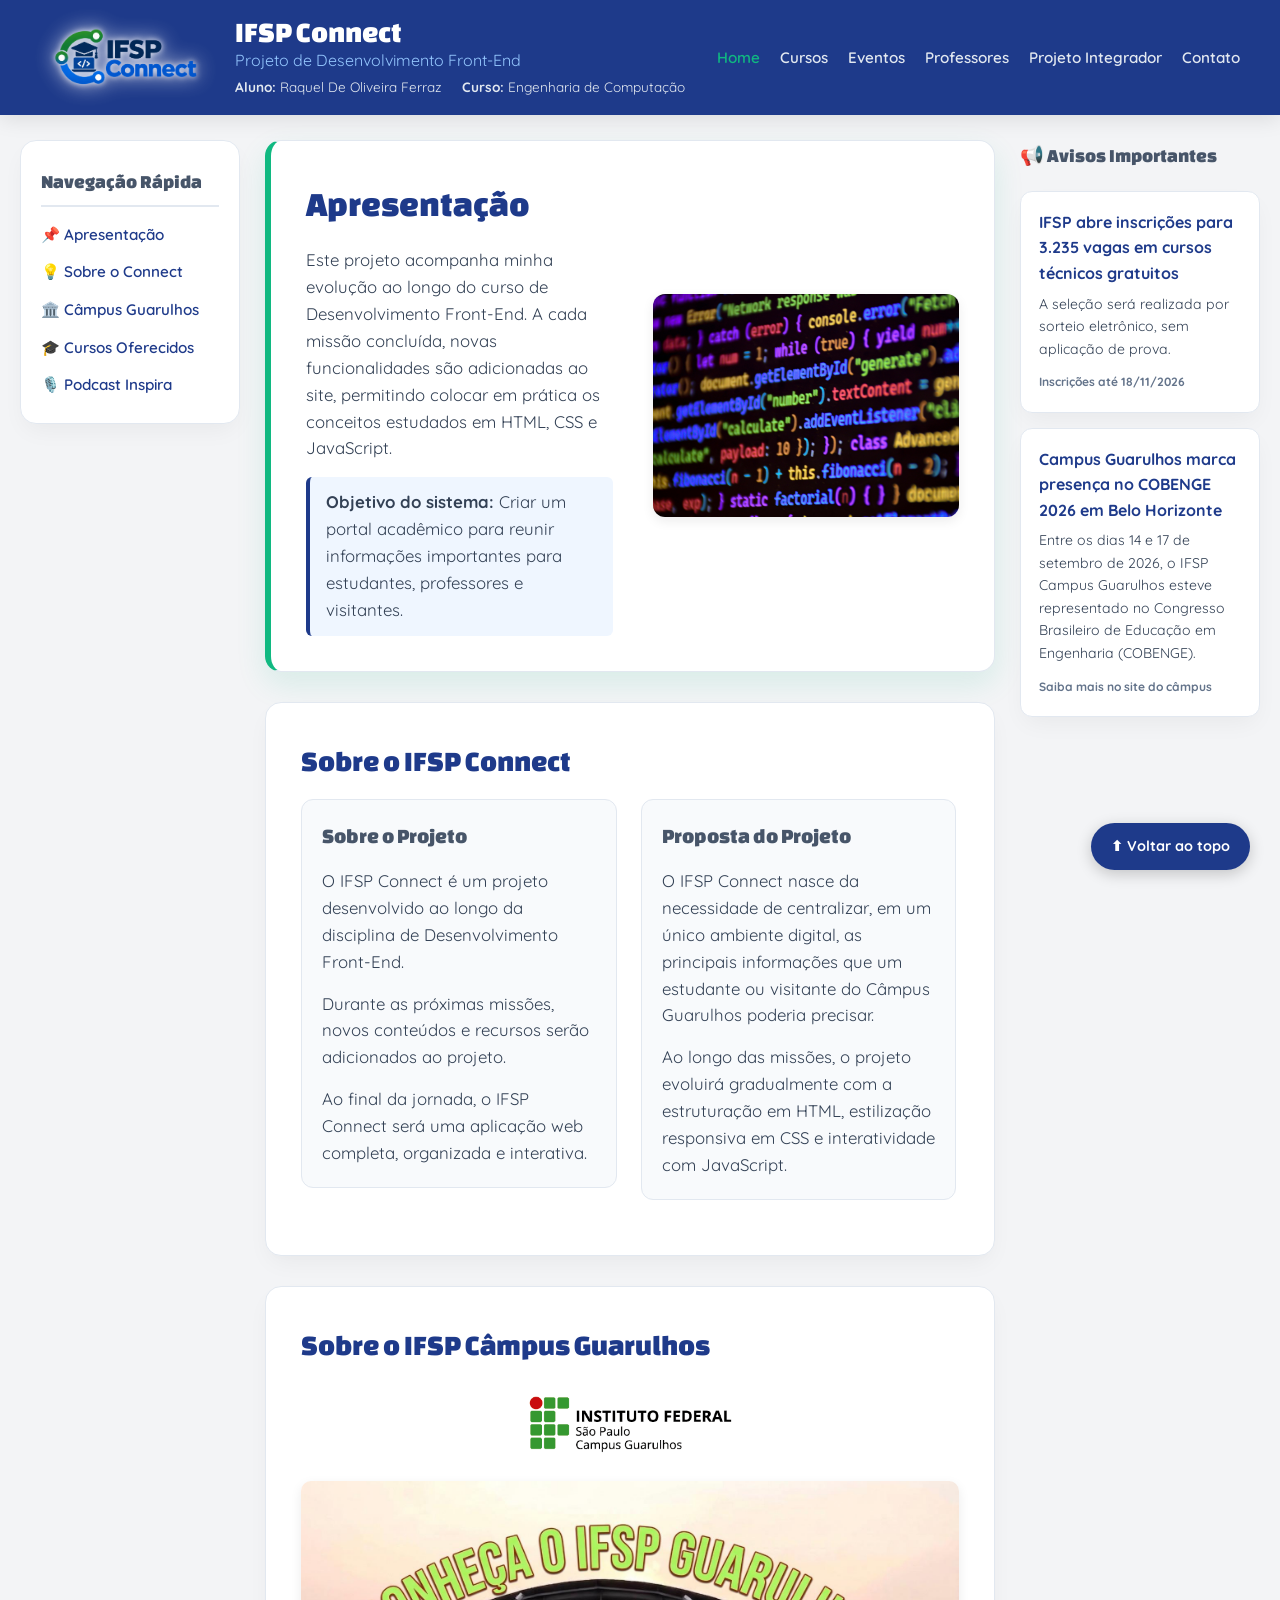
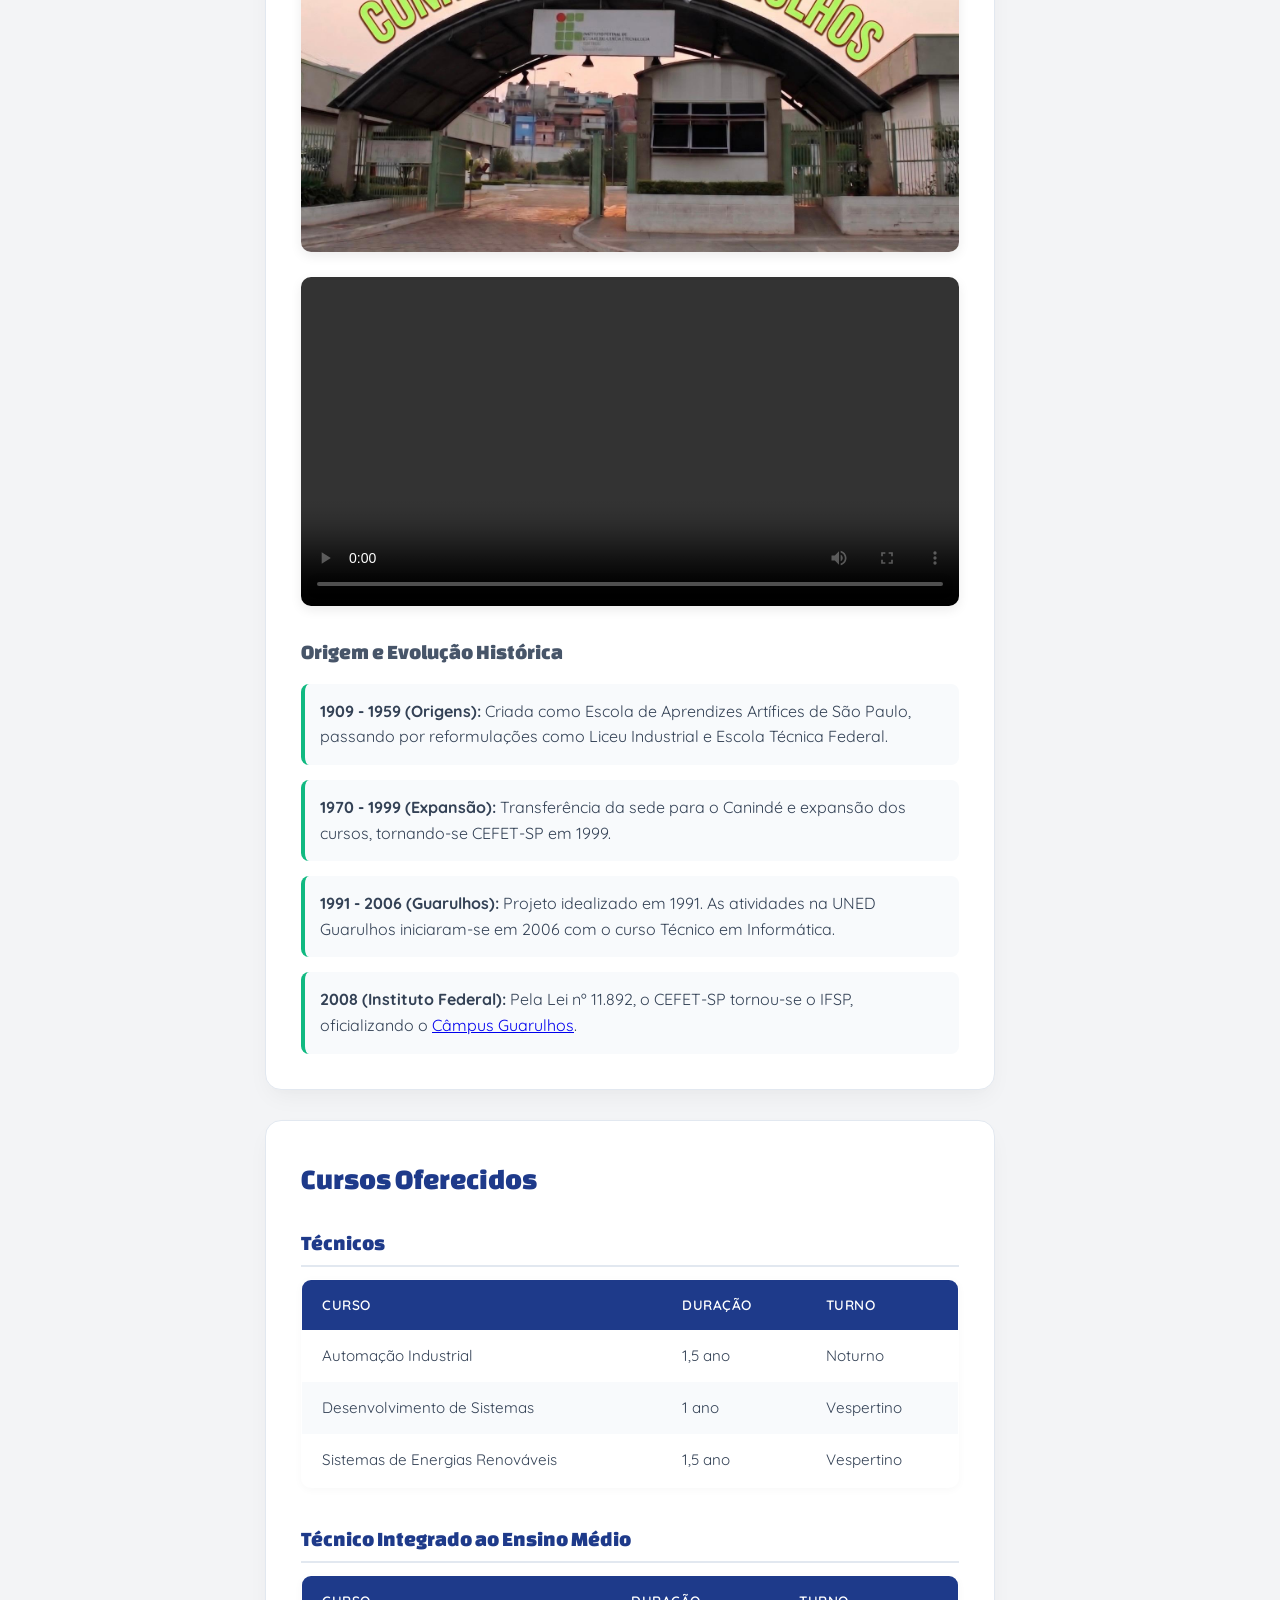
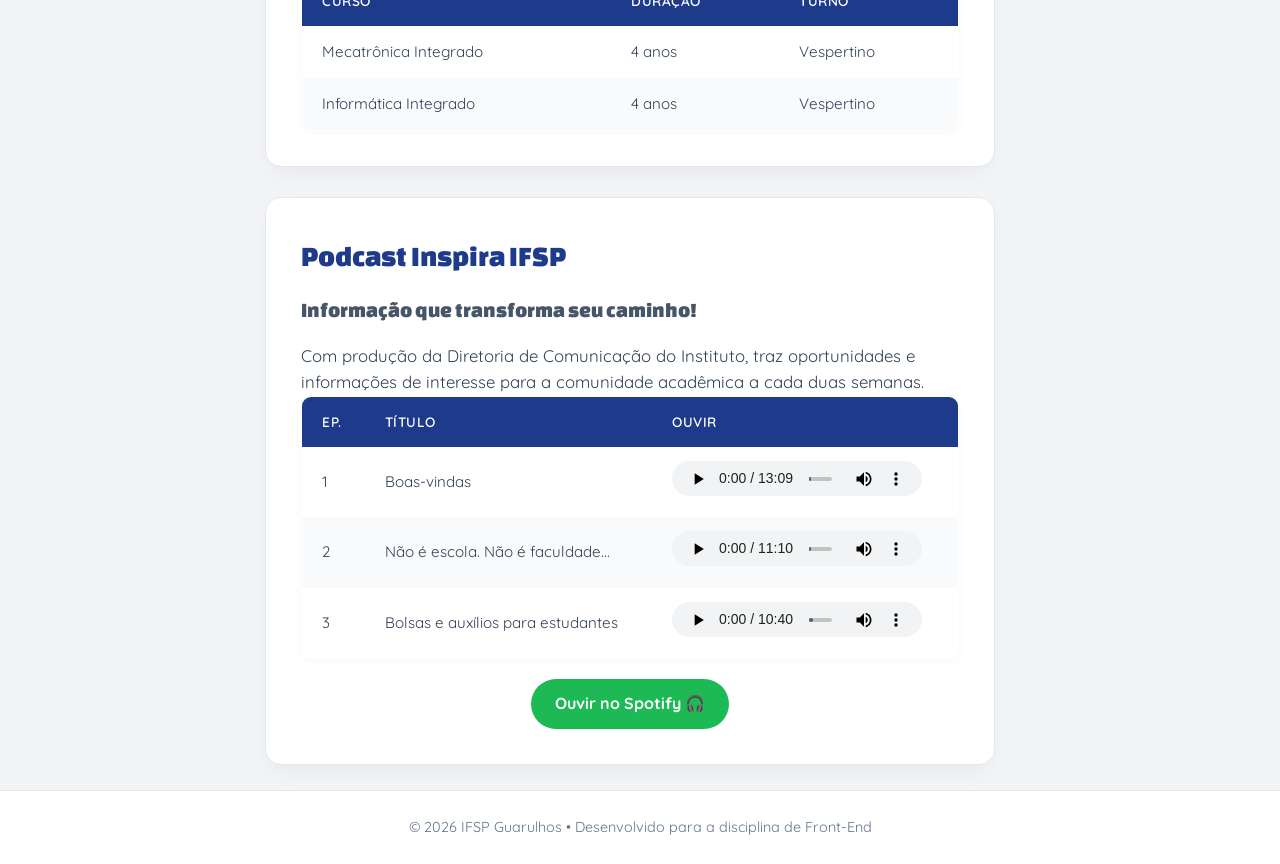
<file: index.html>
<!DOCTYPE html>
<html lang="pt-BR">

<head>
    <meta charset="UTF-8">
    <meta name="viewport" content="width=device-width, initial-scale=1.0">
    <link rel="stylesheet" type="text/css" href="css/estilo.css">
    <title>Raquel Ferraz - IFSP Connect</title>
    <link rel="icon" type="image/png" href="icones/favicon.png">
</head>

<body id="top" class="grid-layout">

    <!-- 1. CABEÇALHO OCUPANDO TODA A LARGURA -->
    <header class="header-area">
        <div class="header-left">
            <div class="Logo">
                <img src="imagens/ifsp-connect-azul.png" alt="Imagem Connect em azul">
            </div>
    
            <div id="TPrincipal">
                <h1 id="principal">IFSP Connect</h1>
                <h2 class="Curso">Projeto de Desenvolvimento Front-End</h2>
                <div class="InfoAluno">
                    <p><strong>Aluno:</strong> Raquel De Oliveira Ferraz</p>
                    <p><strong>Curso:</strong> Engenharia de Computação</p>
                </div>
            </div>
        </div>
    
        <!-- Menu principal com Flexbox -->
        <nav class="menu-navegacao">
            <ul>
                <li><a href="index.html" class="active">Home</a></li>
                <li><a href="paginas/cursos.html">Cursos</a></li>
                <li><a href="paginas/eventos.html">Eventos</a></li>
                <li><a href="paginas/professores.html">Professores</a></li>
                <li><a href="paginas/projeto.html">Projeto Integrador</a></li>
                <li><a href="paginas/contato.html">Contato</a></li>
            </ul>
        </nav>
    </header>

    <!-- 2. MENU LATERAL -->
    <aside class="sidebar-area">
        <h3>Navegação Rápida</h3>
        <nav class="menu-lateral-links">
            <ul>
                <li><a href="#apresentacao">📌 Apresentação</a></li>
                <li><a href="#sobre-connect">💡 Sobre o Connect</a></li>
                <li><a href="#sobre-campus">🏛️ Câmpus Guarulhos</a></li>
                <li><a href="#cursos-oferecidos">🎓 Cursos Oferecidos</a></li>
                <li><a href="#podcast-inspira">🎙️ Podcast Inspira</a></li>
            </ul>
        </nav>
    </aside>

    <!-- 3. ÁREA PRINCIPAL DE CONTEÚDO (CONTEÚDO COMPLETO PRESERVADO) -->
    <main class="main-area">

        <!-- Seção Hero / Apresentação -->
        <section id="apresentacao" class="card hero-card destaque">
            <div class="bloco1">
                <h1>Apresentação</h1>
                <p>
                    Este projeto acompanha minha evolução ao longo do curso de Desenvolvimento Front-End.
                    A cada missão concluída, novas funcionalidades são adicionadas ao site, permitindo
                    colocar em prática os conceitos estudados em HTML, CSS e JavaScript.
                </p>
                <p class="highlight-text">
                    <strong>Objetivo do sistema:</strong> Criar um portal acadêmico para reunir informações importantes
                    para estudantes, professores e visitantes.
                </p>
            </div>
        
            <div class="bloco2">
                <img src="imagens/imgfront.jpg" alt="Imagem Ilustrativa Front-End">
            </div>
        </section>

        <!-- Seção Sobre o IFSP Connect / Notícias -->
        <section id="sobre-connect" class="card Connect">
            <h2>Sobre o IFSP Connect</h2>
            <div class="noticias-container">
                <article class="card-noticia">
                    <h3>Sobre o Projeto</h3>
                    <p>O IFSP Connect é um projeto desenvolvido ao longo da disciplina de Desenvolvimento Front-End.</p>
                    <p>Durante as próximas missões, novos conteúdos e recursos serão adicionados ao projeto.</p>
                    <p>Ao final da jornada, o IFSP Connect será uma aplicação web completa, organizada e interativa.</p>
                </article>

                <article class="card-noticia">
                    <h3>Proposta do Projeto</h3>
                    <p>
                        O IFSP Connect nasce da necessidade de centralizar, em um único ambiente digital,
                        as principais informações que um estudante ou visitante do Câmpus Guarulhos poderia precisar.
                    </p>
                    <p>
                        Ao longo das missões, o projeto evoluirá gradualmente com a estruturação em HTML, estilização responsiva em CSS e interatividade com JavaScript.
                    </p>
                </article>
            </div>
        </section>

        <!-- Seção Sobre o Câmpus Guarulhos -->
        <section id="sobre-campus" class="card Sobre">
            <div class="ImgsIF">
                <h2>Sobre o IFSP Câmpus Guarulhos</h2>
                <div class="media-grid">
                    <img src="imagens/campus-ifsp.png" alt="Logo oficial do IFSP Guarulhos" class="logo-campus">
                    <a href="https://gru.ifsp.edu.br" target="_blank" class="img-link">
                        <img src="imagens/IFSP.jpeg" alt="Fachada IFSP Guarulhos">
                    </a>
                </div>
                
                <div class="video-container">
                    <video controls>
                        <source src="video/Apresentação_IFSP_Gru.mp4" type="video/mp4">
                        Seu navegador não suporta a tag de vídeo.
                    </video>
                </div>
            </div>
        
            <div class="HistIF">
                <h3>Origem e Evolução Histórica</h3>
                <ul class="timeline">
                    <li>
                        <strong>1909 - 1959 (Origens):</strong> Criada como Escola de Aprendizes Artífices de São Paulo, passando por reformulações como Liceu Industrial e Escola Técnica Federal.
                    </li>
                    <li>
                        <strong>1970 - 1999 (Expansão):</strong> Transferência da sede para o Canindé e expansão dos cursos, tornando-se CEFET-SP em 1999.
                    </li>
                    <li>
                        <strong>1991 - 2006 (Guarulhos):</strong> Projeto idealizado em 1991. As atividades na UNED Guarulhos iniciaram-se em 2006 com o curso Técnico em Informática.
                    </li>
                    <li>
                        <strong>2008 (Instituto Federal):</strong> Pela Lei nº 11.892, o CEFET-SP tornou-se o IFSP, oficializando o <a href="https://gru.ifsp.edu.br/instituicao.html" target="_blank">Câmpus Guarulhos</a>.
                    </li>
                </ul>
            </div>
        </section>

        <!-- Seção Cursos -->
        <section id="cursos-oferecidos" class="card Cursos">
            <h2>Cursos Oferecidos</h2>
            
            <div class="tables-grid">
                <div class="table-wrapper">
                    <h3>Técnicos</h3>
                    <table>
                        <thead>
                            <tr>
                                <th>Curso</th>
                                <th>Duração</th>
                                <th>Turno</th>
                            </tr>
                        </thead>
                        <tbody>
                            <tr>
                                <td>Automação Industrial</td>
                                <td>1,5 ano</td>
                                <td>Noturno</td>
                            </tr>
                            <tr>
                                <td>Desenvolvimento de Sistemas</td>
                                <td>1 ano</td>
                                <td>Vespertino</td>
                            </tr>
                            <tr>
                                <td>Sistemas de Energias Renováveis</td>
                                <td>1,5 ano</td>
                                <td>Vespertino</td>
                            </tr>
                        </tbody>
                    </table>
                </div>

                <div class="table-wrapper">
                    <h3>Técnico Integrado ao Ensino Médio</h3>
                    <table>
                        <thead>
                            <tr>
                                <th>Curso</th>
                                <th>Duração</th>
                                <th>Turno</th>
                            </tr>
                        </thead>
                        <tbody>
                            <tr>
                                <td>Mecatrônica Integrado</td>
                                <td>4 anos</td>
                                <td>Vespertino</td>
                            </tr>
                            <tr>
                                <td>Informática Integrado</td>
                                <td>4 anos</td>
                                <td>Vespertino</td>
                            </tr>
                        </tbody>
                    </table>
                </div>
            </div>
        </section>

        <!-- Seção Podcast (PRESERVADA) -->
        <section id="podcast-inspira" class="card Podcast">
            <div class="TexPodcast">
                <h2>Podcast Inspira IFSP</h2>
                <h3>Informação que transforma seu caminho!</h3>
                <p>Com produção da Diretoria de Comunicação do Instituto, traz oportunidades e informações de interesse para a comunidade acadêmica a cada duas semanas.</p>
            </div>

            <div class="table-wrapper">
                <table>
                    <thead>
                        <tr>
                            <th>Ep.</th>
                            <th>Título</th>
                            <th>Ouvir</th>
                        </tr>
                    </thead>
                    <tbody>
                        <tr>
                            <td>1</td>
                            <td>Boas-vindas</td>
                            <td>
                                <audio controls>
                                    <source src="audio/Inspira_IFSP_T02E01_Boas-vindas.mp3" type="audio/mp3">
                                </audio>
                            </td>
                        </tr>
                        <tr>
                            <td>2</td>
                            <td>Não é escola. Não é faculdade...</td>
                            <td>
                                <audio controls>
                                    <source src="audio/Inspira_IFSP_T02E02_Não_é_escola.mp3" type="audio/mp3">
                                </audio>
                            </td>
                        </tr>
                        <tr>
                            <td>3</td>
                            <td>Bolsas e auxílios para estudantes</td>
                            <td>
                                <audio controls>
                                    <source src="audio/Inspira_IFSP_T02E03_Como_ganhar.mp3" type="audio/mp3">
                                </audio>
                            </td>
                        </tr>
                    </tbody>
                </table>
            </div>

            <div class="spotify-link">
                <a href="https://open.spotify.com/show/6tR2147NIunQ8WrYKGiWnO" target="_blank" class="btn-spotify">
                    Ouvir no Spotify 🎧
                </a>
            </div>
        </section>

    </main>

    <!-- 4. BARRA LATERAL DE AVISOS -->
    <aside class="avisos-area">
        <h3>📢 Avisos Importantes</h3>
        
        <div class="card-aviso">
            <h4>IFSP abre inscrições para 3.235 vagas em cursos técnicos gratuitos</h4>
            <p> A seleção será realizada por sorteio eletrônico, sem aplicação de prova.</p>
            <span class="data-aviso">Inscrições até 18/11/2026</span>
        </div>

        <div class="card-aviso">
            <h4>Campus Guarulhos marca presença no COBENGE 2026 em Belo Horizonte</h4>
            <p>Entre os dias 14 e 17 de setembro de 2026, o IFSP Campus Guarulhos esteve representado no Congresso Brasileiro de Educação em Engenharia (COBENGE).</p>
            <span class="data-aviso">Saiba mais no site do câmpus</span>
        </div>

    </aside>

    <!-- Botão Voltar ao Topo -->
    <a href="#top" class="btn-topo" title="Voltar ao topo">⬆ Voltar ao topo</a>

    <!-- 5. RODAPÉ OCUPANDO TODA A LARGURA -->
    <footer class="footer-area">
        <p>© 2026 IFSP Guarulhos • Desenvolvido para a disciplina de Front-End</p>
    </footer>

</body>
</html>
</file>
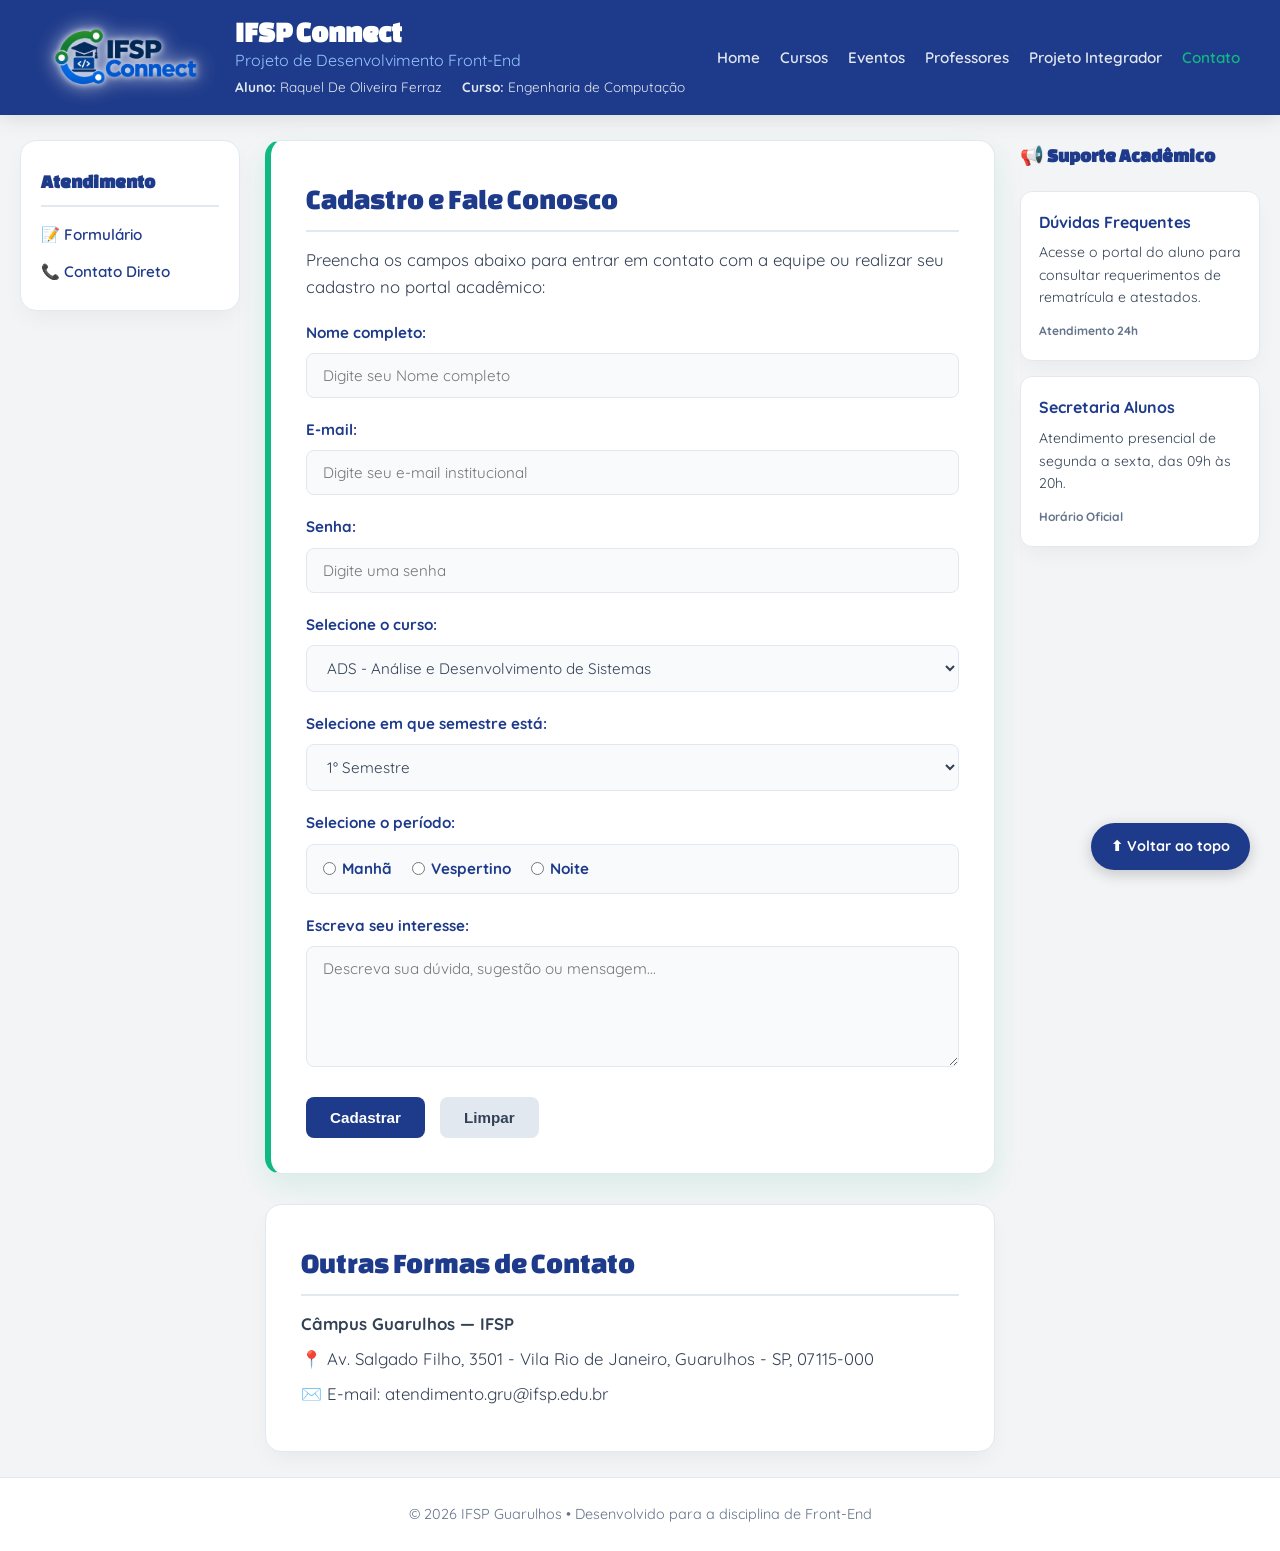
<file: paginas/contato.html>
<!DOCTYPE html>
<html lang="pt-BR">

<head>
    <meta charset="UTF-8">
    <meta name="viewport" content="width=device-width, initial-scale=1.0">
    <link rel="stylesheet" type="text/css" href="../css/StyleContato.css">
    <title>Contato - IFSP Connect</title>
    <link rel="icon" type="image/png" href="../icones/favicon.png">
</head>

<body id="top" class="grid-layout">

    <!-- 1. CABEÇALHO OCUPANDO TODA A LARGURA -->
    <header class="header-area">
        <div class="header-left">
            <div class="Logo">
                <img src="../imagens/ifsp-connect-azul.png" alt="Imagem Connect em azul">
            </div>
    
            <div id="TPrincipal">
                <h1 id="principal">IFSP Connect</h1>
                <h2 class="Curso">Projeto de Desenvolvimento Front-End</h2>
                <div class="InfoAluno">
                    <p><strong>Aluno:</strong> Raquel De Oliveira Ferraz</p>
                    <p><strong>Curso:</strong> Engenharia de Computação</p>
                </div>
            </div>
        </div>
    
        <!-- Menu principal com Flexbox -->
        <nav class="menu-navegacao">
            <ul>
                <li><a href="../index.html">Home</a></li>
                <li><a href="cursos.html">Cursos</a></li>
                <li><a href="eventos.html">Eventos</a></li>
                <li><a href="professores.html">Professores</a></li>
                <li><a href="projeto.html">Projeto Integrador</a></li>
                <li><a href="contato.html" class="active">Contato</a></li>
            </ul>
        </nav>
    </header>

    <!-- 2. MENU LATERAL DE NAVEGAÇÃO RÁPIDA -->
    <aside class="sidebar-area">
        <h3>Atendimento</h3>
        <nav class="menu-lateral-links">
            <ul>
                <li><a href="#formulario-cadastro">📝 Formulário</a></li>
                <li><a href="#atendimento-direto">📞 Contato Direto</a></li>
            </ul>
        </nav>
    </aside>

    <!-- 3. ÁREA PRINCIPAL DE CONTEÚDO (FORMULÁRIO PRESERVADO E REESTRUTURADO) -->
    <main class="main-area">

        <section id="formulario-cadastro" class="card form-card destaque">
            <h2>Cadastro e Fale Conosco</h2>
            <p>Preencha os campos abaixo para entrar em contato com a equipe ou realizar seu cadastro no portal acadêmico:</p>

            <form class="form-container">
                <div class="form-group">
                    <label for="nome">Nome completo:</label>
                    <input type="text" id="nome" placeholder="Digite seu Nome completo">
                </div>

                <div class="form-group">
                    <label for="email">E-mail:</label>
                    <input type="email" id="email" placeholder="Digite seu e-mail institucional">
                </div>

                <div class="form-group">
                    <label for="senha">Senha:</label>
                    <input type="password" id="senha" placeholder="Digite uma senha">
                </div>

                <div class="form-group">
                    <label for="curso">Selecione o curso:</label>
                    <select name="Curso" id="curso">
                        <option>ADS - Análise e Desenvolvimento de Sistemas</option>
                        <option>TDS - Técnico em Desenvolvimento de Sistemas</option>
                        <option>ECO - Engenharia da Computação</option>
                    </select>
                </div>

                <div class="form-group">
                    <label for="semestre">Selecione em que semestre está:</label>
                    <select name="Semestres" id="semestre">
                        <option value="1">1° Semestre</option>
                        <option value="2">2° Semestre</option>
                        <option value="3">3° Semestre</option>
                        <option value="4">4° Semestre</option>
                        <option value="5">5° Semestre</option>
                        <option value="6">6° Semestre</option>
                        <option value="7">7° Semestre</option>
                        <option value="8">8° Semestre</option>
                        <option value="9">9° Semestre</option>
                        <option value="10">10° Semestre</option>
                    </select>
                </div>

                <div class="form-group">
                    <label>Selecione o período:</label>
                    <div class="radio-group">
                        <label class="radio-label">
                            <input type="radio" name="turno" value="Manhã"> Manhã
                        </label>
                        <label class="radio-label">
                            <input type="radio" name="turno" value="Vespertino"> Vespertino
                        </label>
                        <label class="radio-label">
                            <input type="radio" name="turno" value="Noite"> Noite
                        </label>
                    </div>
                </div>

                <div class="form-group">
                    <label for="interesse">Escreva seu interesse:</label>
                    <textarea id="interesse" rows="5" placeholder="Descreva sua dúvida, sugestão ou mensagem..."></textarea>
                </div>

                <!-- ALINHAMENTO AUTOMÁTICO DE BOTÕES -->
                <div class="form-actions">
                    <input type="submit" value="Cadastrar" class="btn-submit">
                    <input type="reset" value="Limpar" class="btn-reset">
                </div>
            </form>
        </section>

        <!-- SEÇÃO INFORMATIVA ADICIONAL -->
        <section id="atendimento-direto" class="card info-contato">
            <h2>Outras Formas de Contato</h2>
            <div class="contato-details">
                <p><strong>Câmpus Guarulhos — IFSP</strong></p>
                <p>📍 Av. Salgado Filho, 3501 - Vila Rio de Janeiro, Guarulhos - SP, 07115-000</p>
                <p>✉️ E-mail: atendimento.gru@ifsp.edu.br</p>
            </div>
        </section>

    </main>

    <!-- 4. BARRA LATERAL PARA AVISOS -->
    <aside class="avisos-area">
        <h3>📢 Suporte Acadêmico</h3>
        
        <div class="card-aviso">
            <h4>Dúvidas Frequentes</h4>
            <p>Acesse o portal do aluno para consultar requerimentos de rematrícula e atestados.</p>
            <span class="data-aviso">Atendimento 24h</span>
        </div>

        <div class="card-aviso">
            <h4>Secretaria Alunos</h4>
            <p>Atendimento presencial de segunda a sexta, das 09h às 20h.</p>
            <span class="data-aviso">Horário Oficial</span>
        </div>
    </aside>

    <!-- Botão Voltar ao Topo -->
    <a href="#top" class="btn-topo" title="Voltar ao topo">⬆ Voltar ao topo</a>

    <!-- 5. RODAPÉ OCUPANDO TODA A LARGURA -->
    <footer class="footer-area">
        <p>© 2026 IFSP Guarulhos • Desenvolvido para a disciplina de Front-End</p>
    </footer>

</body>

</html>
</file>
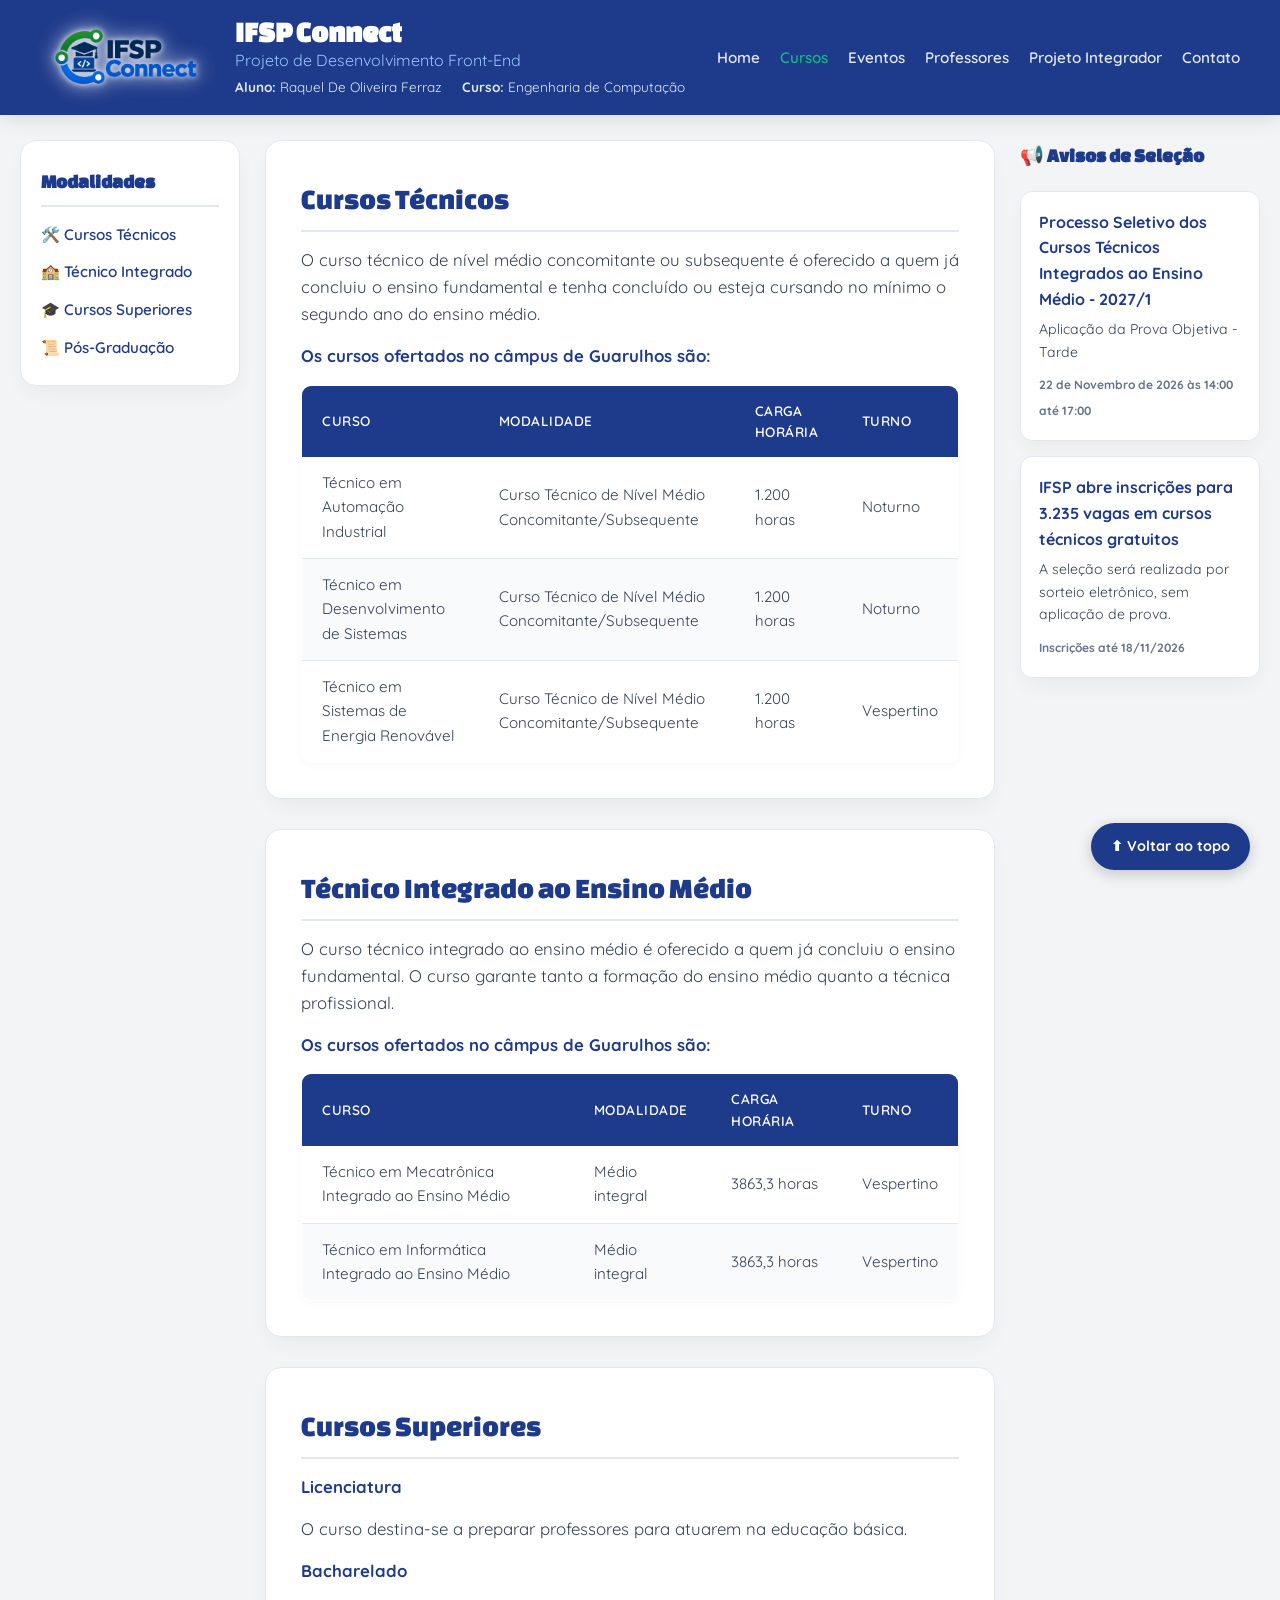
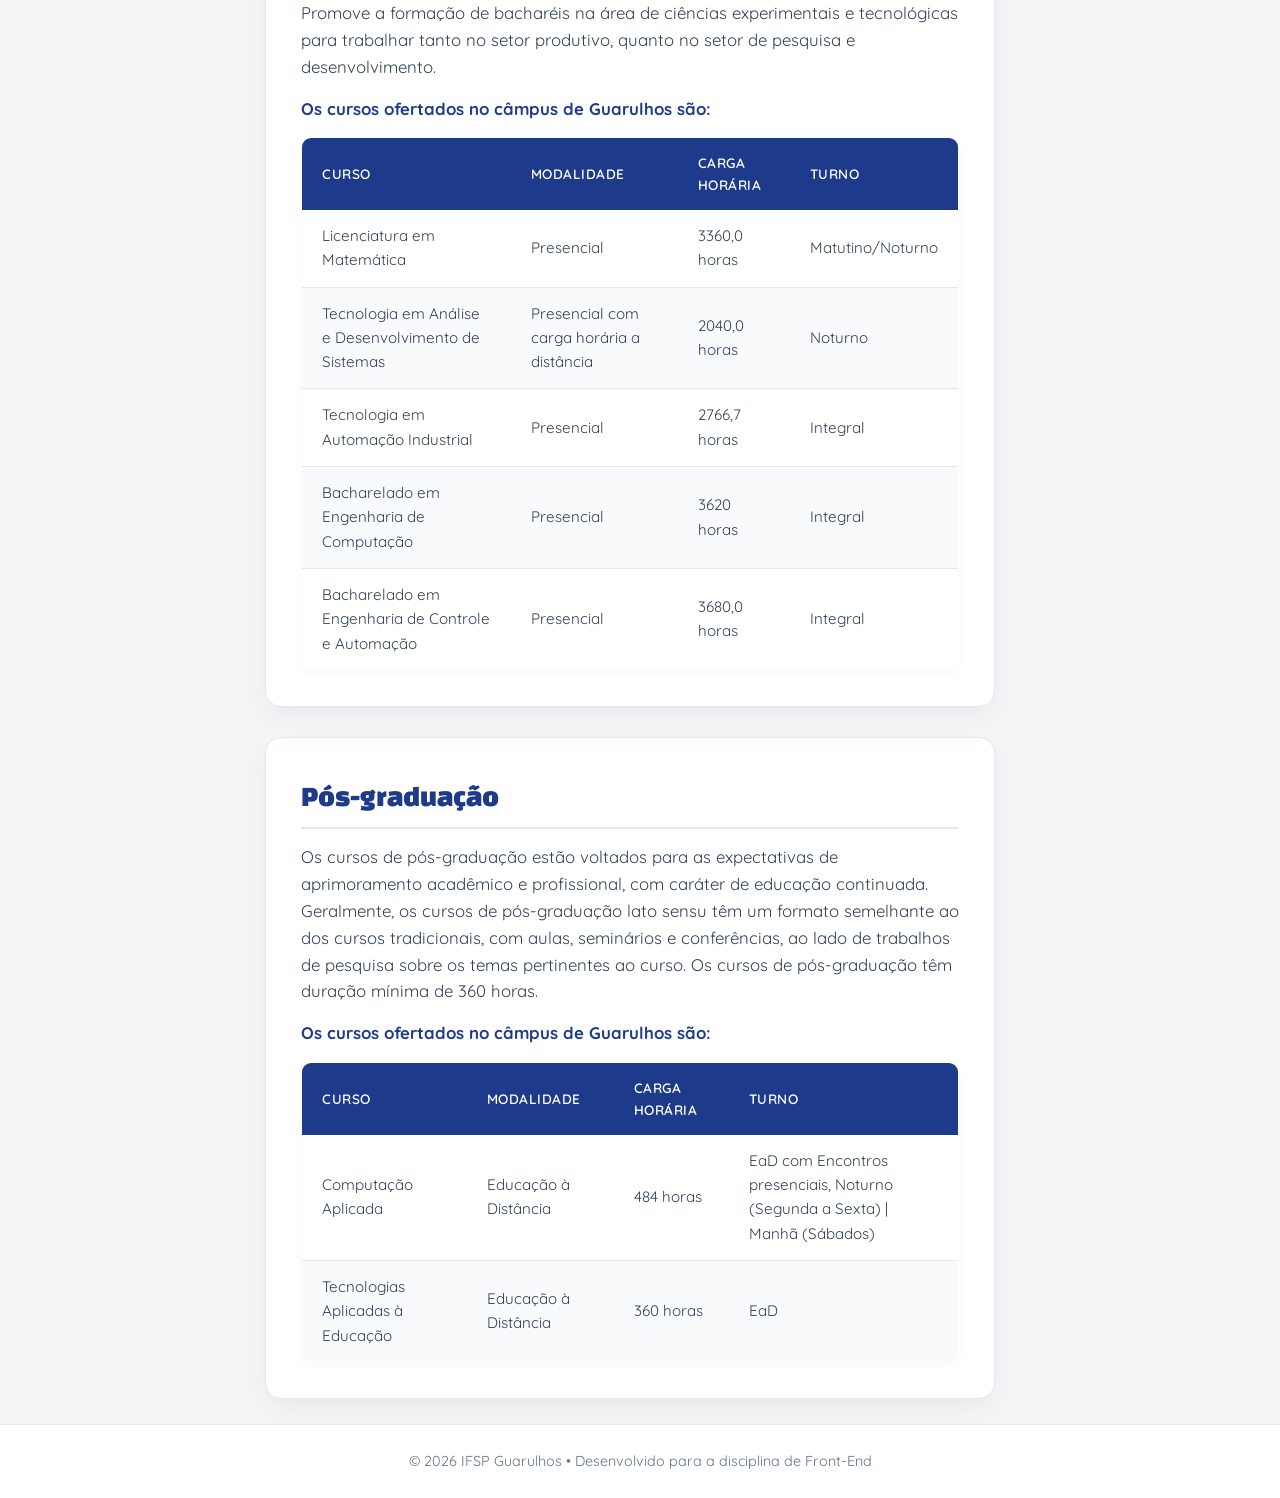
<file: paginas/cursos.html>
<!DOCTYPE html>
<html lang="pt-BR">

<head>
    <meta charset="UTF-8">
    <meta name="viewport" content="width=device-width, initial-scale=1.0">
    <link rel="stylesheet" type="text/css" href="../css/StyleCursos.css">
    <title>Cursos - IFSP Connect</title>
    <link rel="icon" type="image/png" href="../icones/favicon.png">
</head>

<body id="top" class="grid-layout">

    <!-- 1. CABEÇALHO OCUPANDO TODA A LARGURA -->
    <header class="header-area">
        <div class="header-left">
            <div class="Logo">
                <img src="../imagens/ifsp-connect-azul.png" alt="Imagem Connect em azul">
            </div>
    
            <div id="TPrincipal">
                <h1 id="principal">IFSP Connect</h1>
                <h2 class="Curso">Projeto de Desenvolvimento Front-End</h2>
                <div class="InfoAluno">
                    <p><strong>Aluno:</strong> Raquel De Oliveira Ferraz</p>
                    <p><strong>Curso:</strong> Engenharia de Computação</p>
                </div>
            </div>
        </div>
    
        <!-- Menu principal com Flexbox -->
        <nav class="menu-navegacao">
            <ul>
                <li><a href="../index.html">Home</a></li>
                <li><a href="../paginas/cursos.html" class="active">Cursos</a></li>
                <li><a href="../paginas/eventos.html">Eventos</a></li>
                <li><a href="../paginas/professores.html">Professores</a></li>
                <li><a href="../paginas/projeto.html">Projeto Integrador</a></li>
                <li><a href="../paginas/contato.html">Contato</a></li>
            </ul>
        </nav>
    </header>

    <!-- 2. MENU LATERAL DE NAVEGAÇÃO RÁPIDA -->
    <aside class="sidebar-area">
        <h3>Modalidades</h3>
        <nav class="menu-lateral-links">
            <ul>
                <li><a href="#cursos-tecnicos">🛠️ Cursos Técnicos</a></li>
                <li><a href="#tecnico-integrado">🏫 Técnico Integrado</a></li>
                <li><a href="#cursos-superiores">🎓 Cursos Superiores</a></li>
                <li><a href="#pos-graduacao">📜 Pós-Graduação</a></li>
            </ul>
        </nav>
    </aside>

    <!-- 3. ÁREA PRINCIPAL DE CONTEÚDO (CONTEÚDO E TABELAS PRESERVADOS INTACTOS) -->
    <main class="main-area">

        <!-- Cursos Técnicos -->
        <section id="cursos-tecnicos" class="card CursoTec">
            <h3>Cursos Técnicos</h3>
        
            <p>O curso técnico de nível médio concomitante ou subsequente é oferecido a quem
                já concluiu o ensino fundamental e tenha concluído ou esteja cursando no mínimo
                o segundo ano do ensino médio.
            </p>
        
            <p><strong>Os cursos ofertados no câmpus de Guarulhos são:</strong></p>
        
            <table>
                <thead>
                    <tr>
                        <th colspan="2">Curso</th>
                        <th colspan="2">Modalidade</th>
                        <th>Carga horária</th>
                        <th>Turno</th>
                    </tr>
                </thead>
                <tbody>
                    <tr>
                        <td colspan="2">Técnico em Automação Industrial</td>
                        <td colspan="2">Curso Técnico de Nível Médio Concomitante/Subsequente</td>
                        <td>1.200 horas</td>
                        <td>Noturno</td>
                    </tr>
                    <tr>
                        <td colspan="2">Técnico em Desenvolvimento de Sistemas</td>
                        <td colspan="2">Curso Técnico de Nível Médio Concomitante/Subsequente</td>
                        <td>1.200 horas</td>
                        <td>Noturno</td>
                    </tr>
                    <tr>
                        <td colspan="2">Técnico em Sistemas de Energia Renovável</td>
                        <td colspan="2">Curso Técnico de Nível Médio Concomitante/Subsequente</td>
                        <td>1.200 horas</td>
                        <td>Vespertino</td>
                    </tr>
                </tbody>
            </table>
        </section>

        <!-- Técnico Integrado ao Ensino Médio -->
        <section id="tecnico-integrado" class="card TecIntegrado">
            <h3>Técnico Integrado ao Ensino Médio</h3>
        
            <p>O curso técnico integrado ao ensino médio é oferecido a quem já concluiu o ensino
                fundamental. O curso garante tanto a formação do ensino médio quanto a técnica profissional.
            </p>
        
            <p><strong>Os cursos ofertados no câmpus de Guarulhos são:</strong></p>
        
            <table>
                <thead>
                    <tr>
                        <th colspan="2">Curso</th>
                        <th colspan="2">Modalidade</th>
                        <th>Carga horária</th>
                        <th>Turno</th>
                    </tr>
                </thead>
                <tbody>
                    <tr>
                        <td colspan="2">Técnico em Mecatrônica Integrado ao Ensino Médio</td>
                        <td colspan="2">Médio integral</td>
                        <td>3863,3 horas</td>
                        <td>Vespertino</td>
                    </tr>
                    <tr>
                        <td colspan="2">Técnico em Informática Integrado ao Ensino Médio</td>
                        <td colspan="2">Médio integral</td>
                        <td>3863,3 horas</td>
                        <td>Vespertino</td>
                    </tr>
                </tbody>
            </table>
        </section>

        <!-- Cursos Superiores -->
        <section id="cursos-superiores" class="card Superiores">
            <h3>Cursos Superiores</h3>
        
            <p><strong>Licenciatura</strong></p>
            <p>O curso destina-se a preparar professores para atuarem na educação básica.</p>
        
            <p><strong>Bacharelado</strong></p>
            <p>
                Promove a formação de bacharéis na área de ciências experimentais e tecnológicas para trabalhar tanto no setor
                produtivo, quanto no setor de pesquisa e desenvolvimento.
            </p>
        
            <p><strong>Os cursos ofertados no câmpus de Guarulhos são:</strong></p>
        
            <table>
                <thead>
                    <tr>
                        <th colspan="2">Curso</th>
                        <th colspan="2">Modalidade</th>
                        <th>Carga horária</th>
                        <th>Turno</th>
                    </tr>
                </thead>
                <tbody>
                    <tr>
                        <td colspan="2">Licenciatura em Matemática</td>
                        <td colspan="2">Presencial</td>
                        <td>3360,0 horas</td>
                        <td>Matutino/Noturno</td>
                    </tr>
                    <tr>
                        <td colspan="2">Tecnologia em Análise e Desenvolvimento de Sistemas</td>
                        <td colspan="2">Presencial com carga horária a distância</td>
                        <td>2040,0 horas</td>
                        <td>Noturno</td>
                    </tr>
                    <tr>
                        <td colspan="2">Tecnologia em Automação Industrial</td>
                        <td colspan="2">Presencial</td>
                        <td>2766,7 horas</td>
                        <td>Integral</td>
                    </tr>
                    <tr>
                        <td colspan="2">Bacharelado em Engenharia de Computação</td>
                        <td colspan="2">Presencial</td>
                        <td>3620 horas</td>
                        <td>Integral</td>
                    </tr>
                    <tr>
                        <td colspan="2">Bacharelado em Engenharia de Controle e Automação</td>
                        <td colspan="2">Presencial</td>
                        <td>3680,0 horas</td>
                        <td>Integral</td>
                    </tr>
                </tbody>
            </table>
        </section>

        <!-- Pós-graduação -->
        <section id="pos-graduacao" class="card Pos">
            <h3>Pós-graduação</h3>
        
            <p>
                Os cursos de pós-graduação estão voltados para as expectativas de aprimoramento acadêmico e profissional, com
                caráter de educação continuada. Geralmente, os cursos de pós-graduação lato sensu têm um formato semelhante ao
                dos cursos tradicionais, com aulas, seminários e conferências, ao lado de trabalhos de pesquisa sobre os temas
                pertinentes ao curso. Os cursos de pós-graduação têm duração mínima de 360 horas.
            </p>
        
            <p><strong>Os cursos ofertados no câmpus de Guarulhos são:</strong></p>
        
            <table>
                <thead>
                    <tr>
                        <th colspan="2">Curso</th>
                        <th colspan="2">Modalidade</th>
                        <th>Carga horária</th>
                        <th>Turno</th>
                    </tr>
                </thead>
                <tbody>
                    <tr>
                        <td colspan="2">Computação Aplicada</td>
                        <td colspan="2">Educação à Distância</td>
                        <td>484 horas</td>
                        <td>EaD com Encontros presenciais, Noturno (Segunda a Sexta) | Manhã (Sábados)</td>
                    </tr>
                    <tr>
                        <td colspan="2">Tecnologias Aplicadas à Educação</td>
                        <td colspan="2">Educação à Distância</td>
                        <td>360 horas</td>
                        <td>EaD</td>
                    </tr>
                </tbody>
            </table>
        </section>

    </main>

    <!-- 4. BARRA LATERAL PARA AVISOS -->
    <aside class="avisos-area">
        <h3>📢 Avisos de Seleção</h3>
        
        <div class="card-aviso">
            <h4>Processo Seletivo dos Cursos Técnicos Integrados ao Ensino Médio - 2027/1</h4>
            <p>Aplicação da Prova Objetiva - Tarde</p>
            <span class="data-aviso">22 de Novembro de 2026 às 14:00 até 17:00</span>
        </div>

        <div class="card-aviso">
            <h4>IFSP abre inscrições para 3.235 vagas em cursos técnicos gratuitos</h4>
            <p> A seleção será realizada por sorteio eletrônico, sem aplicação de prova.</p>
            <span class="data-aviso">Inscrições até 18/11/2026</span>
        </div>
    </aside>

    <!-- Botão Voltar ao Topo -->
    <a href="#top" class="btn-topo" title="Voltar ao topo">⬆ Voltar ao topo</a>

    <!-- 5. RODAPÉ OCUPANDO TODA A LARGURA -->
    <footer class="footer-area">
        <p>© 2026 IFSP Guarulhos • Desenvolvido para a disciplina de Front-End</p>
    </footer>

</body>
</html>
</file>
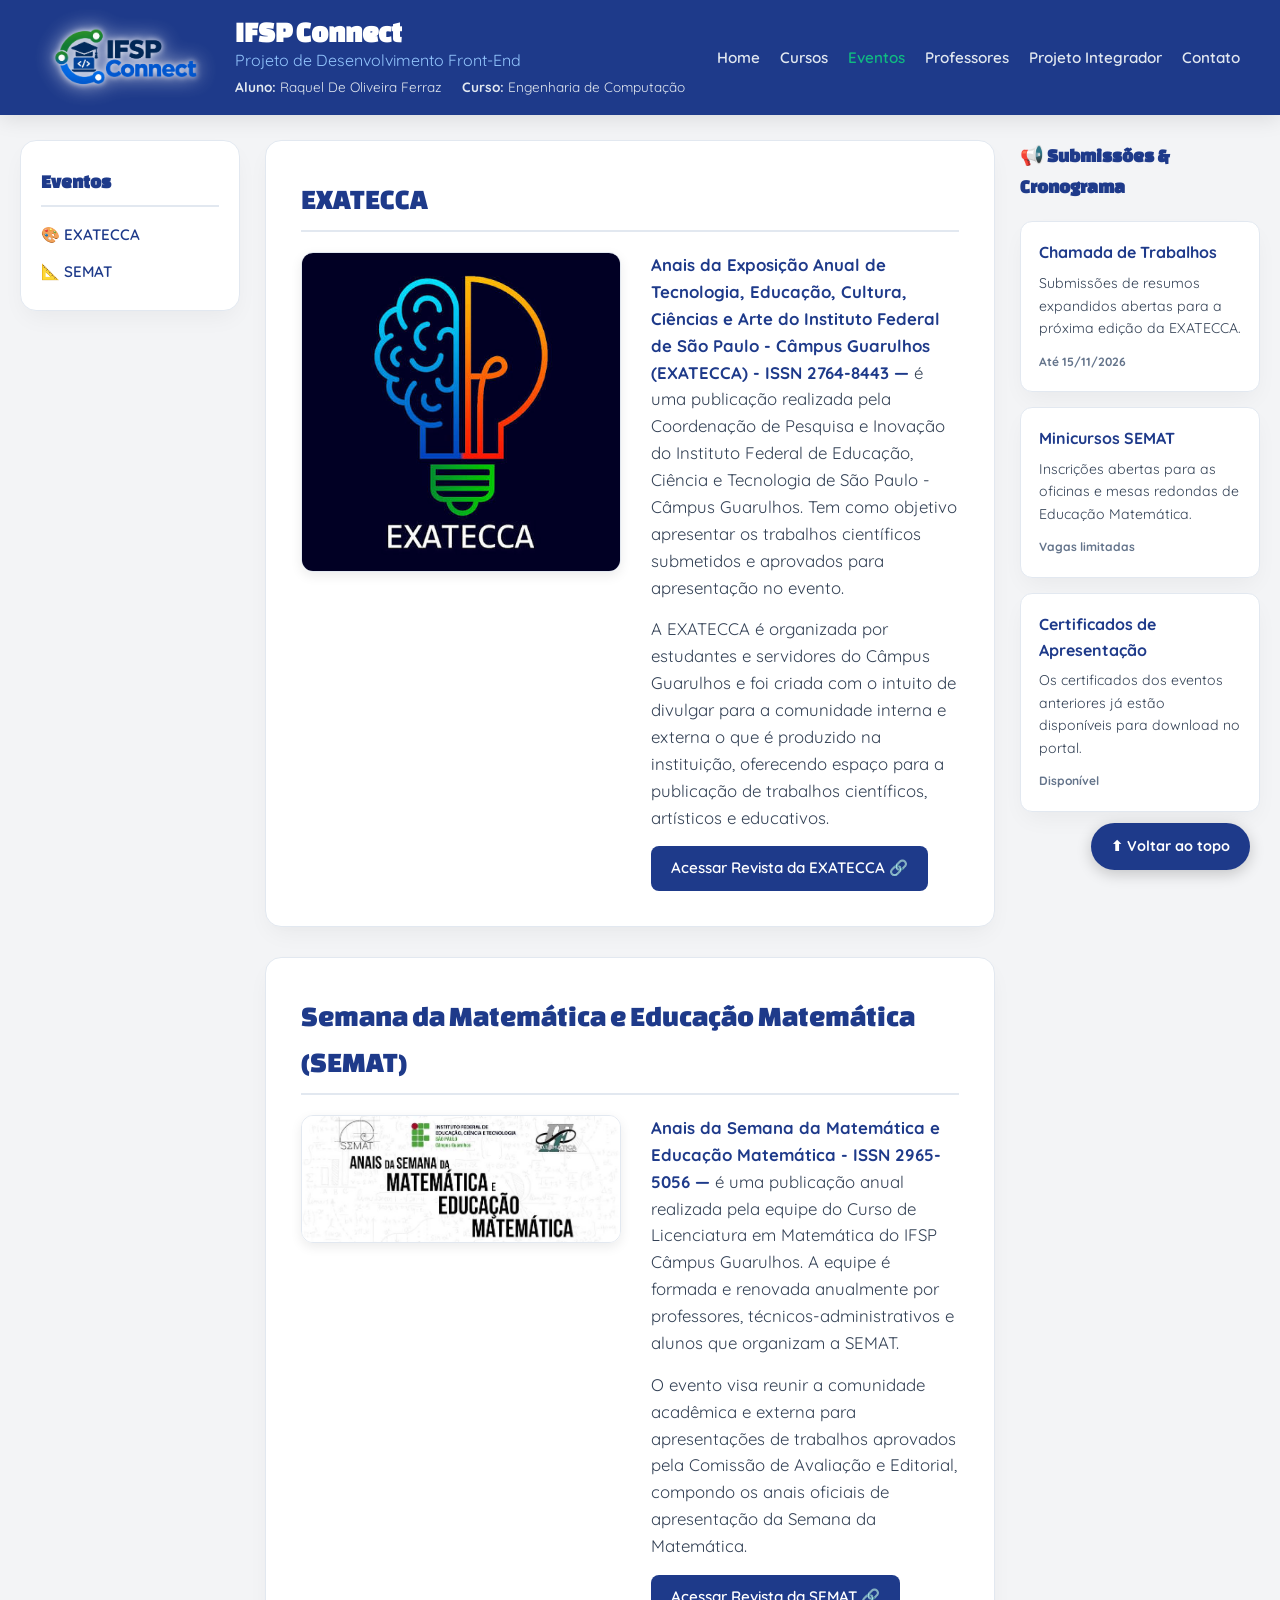
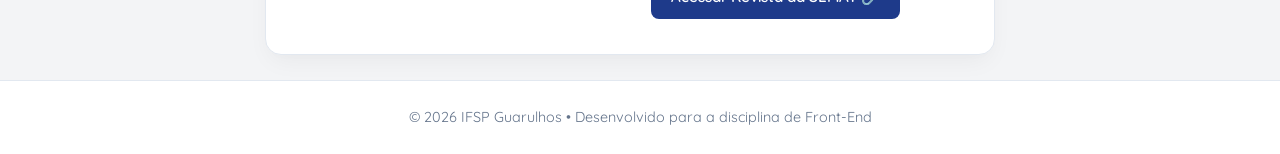
<file: paginas/eventos.html>
<!DOCTYPE html>
<html lang="pt-BR">

<head>
    <meta charset="UTF-8">
    <meta name="viewport" content="width=device-width, initial-scale=1.0">
    <link rel="stylesheet" type="text/css" href="../css/StyleEventos.css">
    <title>Eventos - IFSP Connect</title>
    <link rel="icon" type="image/png" href="../icones/favicon.png">
</head>

<body id="top" class="grid-layout">

    <!-- 1. CABEÇALHO OCUPANDO TODA A LARGURA -->
    <header class="header-area">
        <div class="header-left">
            <div class="Logo">
                <img src="../imagens/ifsp-connect-azul.png" alt="Imagem Connect em azul">
            </div>
    
            <div id="TPrincipal">
                <h1 id="principal">IFSP Connect</h1>
                <h2 class="Curso">Projeto de Desenvolvimento Front-End</h2>
                <div class="InfoAluno">
                    <p><strong>Aluno:</strong> Raquel De Oliveira Ferraz</p>
                    <p><strong>Curso:</strong> Engenharia de Computação</p>
                </div>
            </div>
        </div>
    
        <!-- Menu principal com Flexbox -->
        <nav class="menu-navegacao">
            <ul>
                <li><a href="../index.html">Home</a></li>
                <li><a href="cursos.html">Cursos</a></li>
                <li><a href="eventos.html" class="active">Eventos</a></li>
                <li><a href="professores.html">Professores</a></li>
                <li><a href="projeto.html">Projeto Integrador</a></li>
                <li><a href="contato.html">Contato</a></li>
            </ul>
        </nav>
    </header>

    <!-- 2. MENU LATERAL DE NAVEGAÇÃO RÁPIDA -->
    <aside class="sidebar-area">
        <h3>Eventos</h3>
        <nav class="menu-lateral-links">
            <ul>
                <li><a href="#exatecca">🎨 EXATECCA</a></li>
                <li><a href="#semat">📐 SEMAT</a></li>
            </ul>
        </nav>
    </aside>

    <!-- 3. ÁREA PRINCIPAL DE CONTEÚDO (CONTEÚDO COMPLETO PRESERVADO) -->
    <main class="main-area">
        <!-- Evento 1: Exatecca -->
        <section id="exatecca" class="card evento-card Exatecca">
            <h2>EXATECCA</h2>
            
            <div class="evento-content">
                <div class="evento-img">
                    <img src="../imagens/Exatecca.jpg" alt="Imagem da Exatecca">
                </div>

                <div class="evento-text">
                    <p>
                        <strong>Anais da Exposição Anual de Tecnologia, Educação, Cultura, Ciências e Arte do Instituto Federal de São Paulo - Câmpus Guarulhos (EXATECCA) - ISSN 2764-8443 —</strong> 
                        é uma publicação realizada pela Coordenação de Pesquisa e Inovação do Instituto Federal de Educação, Ciência e Tecnologia de São Paulo - Câmpus Guarulhos. Tem como objetivo apresentar os trabalhos científicos submetidos e aprovados para apresentação no evento.
                    </p>

                    <p>
                        A EXATECCA é organizada por estudantes e servidores do Câmpus Guarulhos e foi criada com o intuito de divulgar para a comunidade interna e externa o que é produzido na instituição, oferecendo espaço para a publicação de trabalhos científicos, artísticos e educativos.
                    </p>

                    <a href="https://revista.gru.ifsp.edu.br/exatecca" target="_blank" class="btn-revista">
                        Acessar Revista da EXATECCA 🔗
                    </a>
                </div>
            </div>
        </section>

        <!-- Evento 2: Semana da Matemática -->
        <section id="semat" class="card evento-card SemanaMat">
            <h2>Semana da Matemática e Educação Matemática (SEMAT)</h2>

            <div class="evento-content">
                <div class="evento-img">
                    <img src="../imagens/SemanaMat.jpg" alt="Imagem Semana temática Matemática">
                </div>

                <div class="evento-text">
                    <p>
                        <strong>Anais da Semana da Matemática e Educação Matemática - ISSN 2965-5056 —</strong> 
                        é uma publicação anual realizada pela equipe do Curso de Licenciatura em Matemática do IFSP Câmpus Guarulhos. A equipe é formada e renovada anualmente por professores, técnicos-administrativos e alunos que organizam a SEMAT.
                    </p>

                    <p>
                        O evento visa reunir a comunidade acadêmica e externa para apresentações de trabalhos aprovados pela Comissão de Avaliação e Editorial, compondo os anais oficiais de apresentação da Semana da Matemática.
                    </p>

                    <a href="https://revista.gru.ifsp.edu.br/semat" target="_blank" class="btn-revista">
                        Acessar Revista da SEMAT 🔗
                    </a>
                </div>
            </div>
        </section>
    </main>

    <!-- 4. BARRA LATERAL PARA AVISOS -->
    <aside class="avisos-area">
        <h3>📢 Submissões & Cronograma</h3>
        
        <div class="card-aviso">
            <h4>Chamada de Trabalhos</h4>
            <p>Submissões de resumos expandidos abertas para a próxima edição da EXATECCA.</p>
            <span class="data-aviso">Até 15/11/2026</span>
        </div>

        <div class="card-aviso">
            <h4>Minicursos SEMAT</h4>
            <p>Inscrições abertas para as oficinas e mesas redondas de Educação Matemática.</p>
            <span class="data-aviso">Vagas limitadas</span>
        </div>

        <div class="card-aviso">
            <h4>Certificados de Apresentação</h4>
            <p>Os certificados dos eventos anteriores já estão disponíveis para download no portal.</p>
            <span class="data-aviso">Disponível</span>
        </div>
    </aside>

    <!-- Botão Voltar ao Topo -->
    <a href="#top" class="btn-topo" title="Voltar ao topo">⬆ Voltar ao topo</a>

    <!-- 5. RODAPÉ OCUPANDO TODA A LARGURA -->
    <footer class="footer-area">
        <p>© 2026 IFSP Guarulhos • Desenvolvido para a disciplina de Front-End</p>
    </footer>

</body>

</html>
</file>
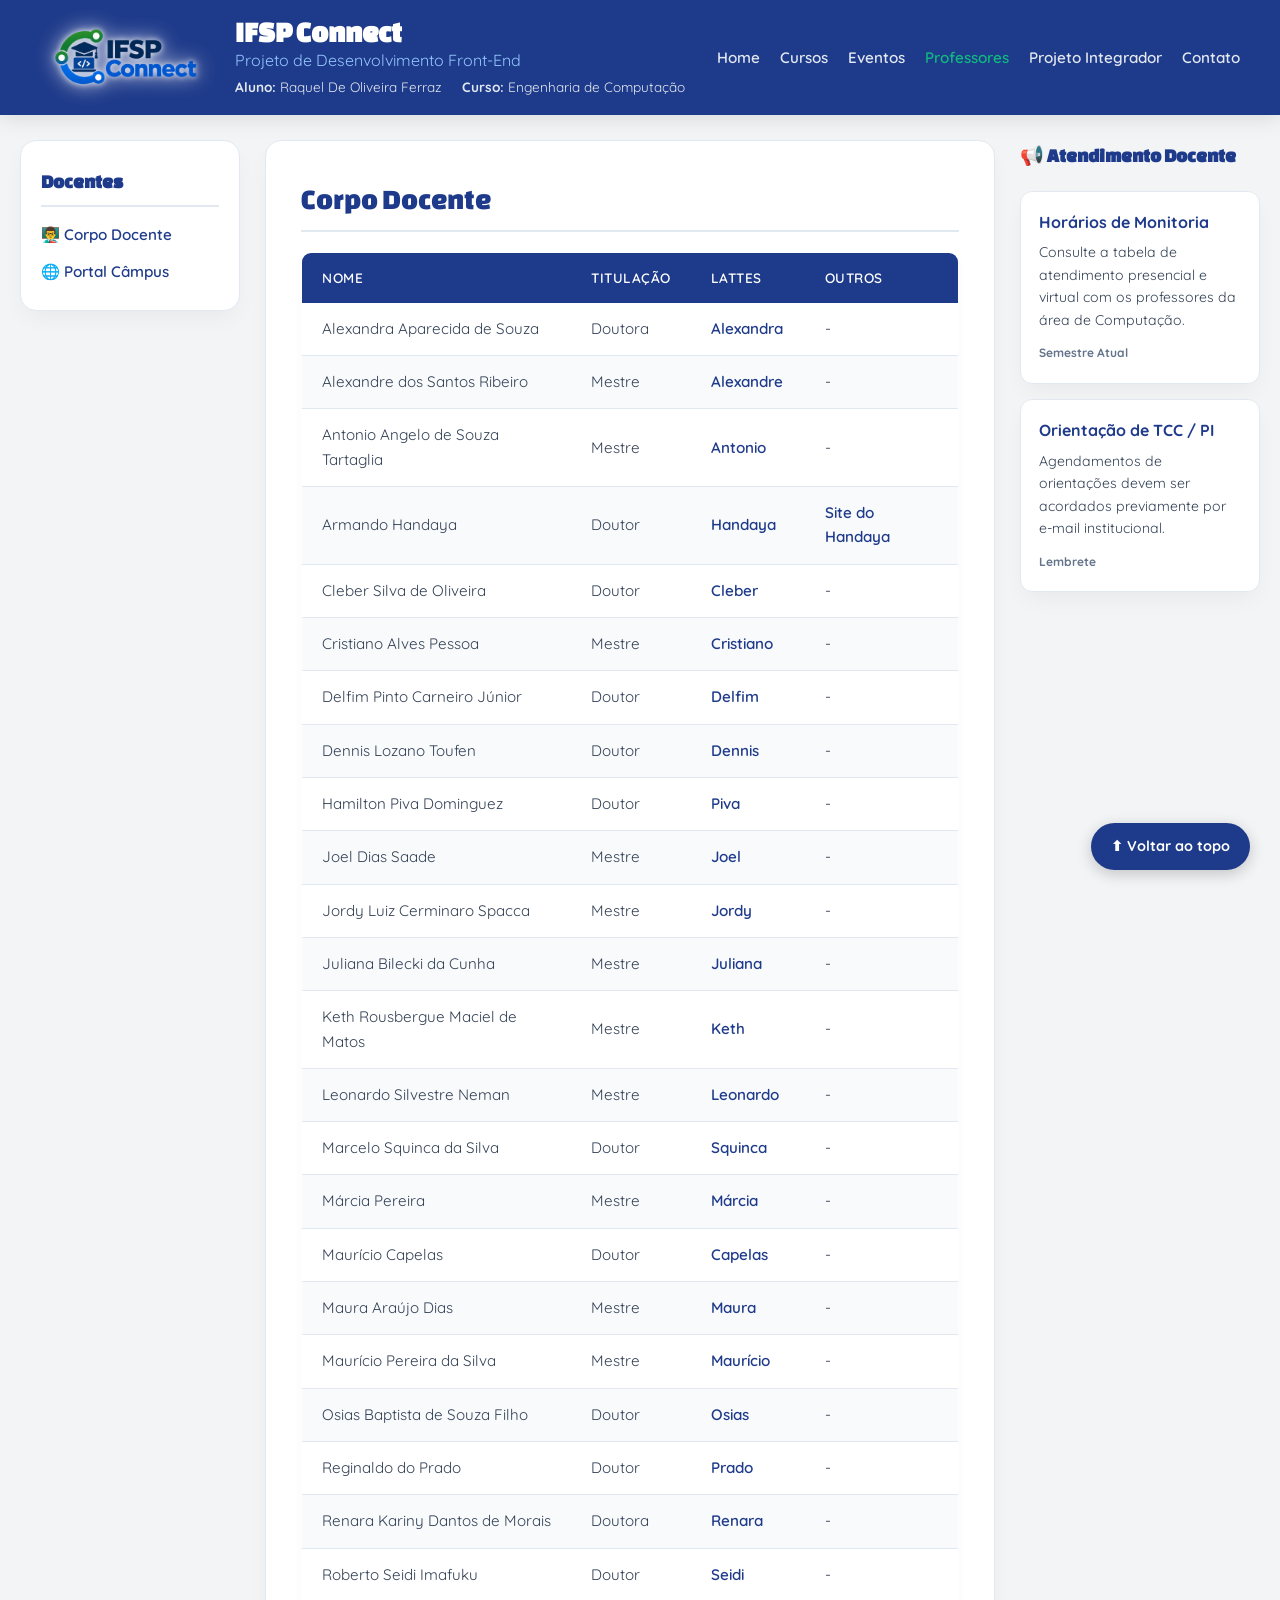
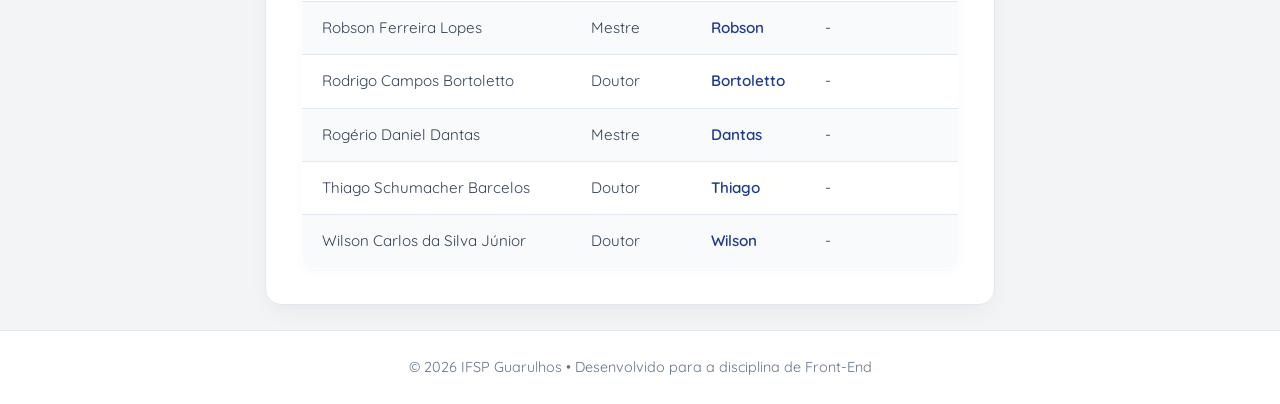
<file: paginas/professores.html>
<!DOCTYPE html>
<html lang="pt-BR">

<head>
    <meta charset="UTF-8">
    <meta name="viewport" content="width=device-width, initial-scale=1.0">
    <link rel="stylesheet" type="text/css" href="../css/StyleProfessores.css">
    <title>Professores - IFSP Connect</title>
    <link rel="icon" type="image/png" href="../icones/favicon.png">
</head>

<body id="top" class="grid-layout">

    <!-- 1. CABEÇALHO OCUPANDO TODA A LARGURA -->
    <header class="header-area">
        <div class="header-left">
            <div class="Logo">
                <img src="../imagens/ifsp-connect-azul.png" alt="Imagem Connect em azul">
            </div>
    
            <div id="TPrincipal">
                <h1 id="principal">IFSP Connect</h1>
                <h2 class="Curso">Projeto de Desenvolvimento Front-End</h2>
                <div class="InfoAluno">
                    <p><strong>Aluno:</strong> Raquel De Oliveira Ferraz</p>
                    <p><strong>Curso:</strong> Engenharia de Computação</p>
                </div>
            </div>
        </div>
    
        <!-- Menu principal com Flexbox -->
        <nav class="menu-navegacao">
            <ul>
                <li><a href="../index.html">Home</a></li>
                <li><a href="cursos.html">Cursos</a></li>
                <li><a href="eventos.html">Eventos</a></li>
                <li><a href="professores.html" class="active">Professores</a></li>
                <li><a href="projeto.html">Projeto Integrador</a></li>
                <li><a href="contato.html">Contato</a></li>
            </ul>
        </nav>
    </header>

    <!-- 2. MENU LATERAL DE NAVEGAÇÃO RÁPIDA -->
    <aside class="sidebar-area">
        <h3>Docentes</h3>
        <nav class="menu-lateral-links">
            <ul>
                <li><a href="#corpo-docente">👨‍🏫 Corpo Docente</a></li>
                <li><a href="https://gru.ifsp.edu.br" target="_blank">🌐 Portal Câmpus</a></li>
            </ul>
        </nav>
    </aside>

    <!-- 3. ÁREA PRINCIPAL DE CONTEÚDO (TABELA DE PROFESSORES PRESERVADA INTACTA) -->
    <main class="main-area">
        <section id="corpo-docente" class="card CorpoDocente">
            <h3>Corpo Docente</h3>
            <table>
                <thead>
                    <tr>
                        <th colspan="2">Nome</th>
                        <th>Titulação</th>
                        <th colspan="2">Lattes</th>
                        <th>Outros</th>
                    </tr>
                </thead>
                <tbody>
                    <tr>
                        <td colspan="2">Alexandra Aparecida de Souza</td>
                        <td>Doutora</td>
                        <td colspan="2"><a href="https://buscatextual.cnpq.br/buscatextual/visualizacv.do?metodo=apresentar&id=K4779753Z9" target="_blank">Alexandra</a></td>
                        <td>-</td>
                    </tr>
                    <tr>
                        <td colspan="2">Alexandre dos Santos Ribeiro</td>
                        <td>Mestre</td>
                        <td colspan="2"><a href="https://buscatextual.cnpq.br/buscatextual/visualizacv.do?metodo=apresentar&id=K4776603J4" target="_blank">Alexandre</a></td>
                        <td>-</td>
                    </tr>
                    <tr>
                        <td colspan="2">Antonio Angelo de Souza Tartaglia</td>
                        <td>Mestre</td>
                        <td colspan="2"><a href="https://buscatextual.cnpq.br/buscatextual/visualizacv.do?metodo=apresentar&id=K4312105J3" target="_blank">Antonio</a></td>
                        <td>-</td>
                    </tr>
                    <tr>
                        <td colspan="2">Armando Handaya</td>
                        <td>Doutor</td>
                        <td colspan="2"><a href="https://buscatextual.cnpq.br/buscatextual/visualizacv.do?metodo=apresentar&id=K4789749H8" target="_blank">Handaya</a></td>
                        <td><a href="https://sites.google.com/view/ahand/in%C3%ADcio?pli=1&authuser=0" target="_blank">Site do Handaya</a></td>
                    </tr>
                    <tr>
                        <td colspan="2">Cleber Silva de Oliveira</td>
                        <td>Doutor</td>
                        <td colspan="2"><a href="https://buscatextual.cnpq.br/buscatextual/visualizacv.do?metodo=apresentar&id=K4278980D5" target="_blank">Cleber</a></td>
                        <td>-</td>
                    </tr>
                    <tr>
                        <td colspan="2">Cristiano Alves Pessoa</td>
                        <td>Mestre</td>
                        <td colspan="2"><a href="https://buscatextual.cnpq.br/buscatextual/visualizacv.do?id=K4265480A8" target="_blank">Cristiano</a></td>
                        <td>-</td>
                    </tr>
                    <tr>
                        <td colspan="2">Delfim Pinto Carneiro Júnior</td>
                        <td>Doutor</td>
                        <td colspan="2"><a href="https://buscatextual.cnpq.br/buscatextual/visualizacv.do?id=K4276451A7" target="_blank">Delfim</a></td>
                        <td>-</td>
                    </tr>
                    <tr>
                        <td colspan="2">Dennis Lozano Toufen</td>
                        <td>Doutor</td>
                        <td colspan="2"><a href="https://buscatextual.cnpq.br/buscatextual/visualizacv.do?id=K4732969T7" target="_blank">Dennis</a></td>
                        <td>-</td>
                    </tr>
                    <tr>
                        <td colspan="2">Hamilton Piva Dominguez</td>
                        <td>Doutor</td>
                        <td colspan="2"><a href="https://buscatextual.cnpq.br/buscatextual/visualizacv.do?id=K4221150Y5" target="_blank">Piva</a></td>
                        <td>-</td>
                    </tr>
                    <tr>
                        <td colspan="2">Joel Dias Saade</td>
                        <td>Mestre</td>
                        <td colspan="2"><a href="https://buscatextual.cnpq.br/buscatextual/visualizacv.do?metodo=apresentar&id=K4290012T0" target="_blank">Joel</a></td>
                        <td>-</td>
                    </tr>
                    <tr>
                        <td colspan="2">Jordy Luiz Cerminaro Spacca</td>
                        <td>Mestre</td>
                        <td colspan="2"><a href="https://buscatextual.cnpq.br/buscatextual/visualizacv.do?metodo=apresentar&id=K8099371U6" target="_blank">Jordy</a></td>
                        <td>-</td>
                    </tr>
                    <tr>
                        <td colspan="2">Juliana Bilecki da Cunha</td>
                        <td>Mestre</td>
                        <td colspan="2"><a href="https://buscatextual.cnpq.br/buscatextual/visualizacv.do?metodo=apresentar&id=K4690500Z1" target="_blank">Juliana</a></td>
                        <td>-</td>
                    </tr>
                    <tr>
                        <td colspan="2">Keth Rousbergue Maciel de Matos</td>
                        <td>Mestre</td>
                        <td colspan="2"><a href="https://buscatextual.cnpq.br/buscatextual/visualizacv.do?metodo=apresentar&id=K4212925U7" target="_blank">Keth</a></td>
                        <td>-</td>
                    </tr>
                    <tr>
                        <td colspan="2">Leonardo Silvestre Neman</td>
                        <td>Mestre</td>
                        <td colspan="2"><a href="https://buscatextual.cnpq.br/buscatextual/visualizacv.do?metodo=apresentar&id=K8166294Y2" target="_blank">Leonardo</a></td>
                        <td>-</td>
                    </tr>
                    <tr>
                        <td colspan="2">Marcelo Squinca da Silva</td>
                        <td>Doutor</td>
                        <td colspan="2"><a href="https://buscatextual.cnpq.br/buscatextual/visualizacv.do?metodo=apresentar&id=K4715501H8" target="_blank">Squinca</a></td>
                        <td>-</td>
                    </tr>
                    <tr>
                        <td colspan="2">Márcia Pereira</td>
                        <td>Mestre</td>
                        <td colspan="2"><a href="https://buscatextual.cnpq.br/buscatextual/visualizacv.do?metodo=apresentar&id=K4710488A0" target="_blank">Márcia</a></td>
                        <td>-</td>
                    </tr>
                    <tr>
                        <td colspan="2">Maurício Capelas</td>
                        <td>Doutor</td>
                        <td colspan="2"><a href="https://buscatextual.cnpq.br/buscatextual/visualizacv.do?metodo=apresentar&id=K4328675H3" target="_blank">Capelas</a></td>
                        <td>-</td>
                    </tr>
                    <tr>
                        <td colspan="2">Maura Araújo Dias</td>
                        <td>Mestre</td>
                        <td colspan="2"><a href="https://buscatextual.cnpq.br/buscatextual/visualizacv.do?metodo=apresentar&id=K4593611J3" target="_blank">Maura</a></td>
                        <td>-</td>
                    </tr>
                    <tr>
                        <td colspan="2">Maurício Pereira da Silva</td>
                        <td>Mestre</td>
                        <td colspan="2"><a href="https://buscatextual.cnpq.br/buscatextual/visualizacv.do?metodo=apresentar&id=K8282508D9" target="_blank">Maurício</a></td>
                        <td>-</td>
                    </tr>
                    <tr>
                        <td colspan="2">Osias Baptista de Souza Filho</td>
                        <td>Doutor</td>
                        <td colspan="2"><a href="https://buscatextual.cnpq.br/buscatextual/visualizacv.do?metodo=apresentar&id=K4293613P8" target="_blank">Osias</a></td>
                        <td>-</td>
                    </tr>
                    <tr>
                        <td colspan="2">Reginaldo do Prado</td>
                        <td>Doutor</td>
                        <td colspan="2"><a href="https://buscatextual.cnpq.br/buscatextual/visualizacv.do?id=K4704015U9" target="_blank">Prado</a></td>
                        <td>-</td>
                    </tr>
                    <tr>
                        <td colspan="2">Renara Kariny Dantos de Morais</td>
                        <td>Doutora</td>
                        <td colspan="2"><a href="https://buscatextual.cnpq.br/buscatextual/visualizacv.do?metodo=apresentar&id=K4248808D4" target="_blank">Renara</a></td>
                        <td>-</td>
                    </tr>
                    <tr>
                        <td colspan="2">Roberto Seidi Imafuku</td>
                        <td>Doutor</td>
                        <td colspan="2"><a href="https://buscatextual.cnpq.br/buscatextual/visualizacv.do?id=K4718456J4&tokenCaptchar=[base64]" target="_blank">Seidi</a></td>
                        <td>-</td>
                    </tr>
                    <tr>
                        <td colspan="2">Robson Ferreira Lopes</td>
                        <td>Mestre</td>
                        <td colspan="2"><a href="https://buscatextual.cnpq.br/buscatextual/visualizacv.do?id=K4252559Y1" target="_blank">Robson</a></td>
                        <td>-</td>
                    </tr>
                    <tr>
                        <td colspan="2">Rodrigo Campos Bortoletto</td>
                        <td>Doutor</td>
                        <td colspan="2"><a href="https://buscatextual.cnpq.br/buscatextual/visualizacv.do?id=K4213782E7" target="_blank">Bortoletto</a></td>
                        <td>-</td>
                    </tr>
                    <tr>
                        <td colspan="2">Rogério Daniel Dantas</td>
                        <td>Mestre</td>
                        <td colspan="2"><a href="https://buscatextual.cnpq.br/buscatextual/visualizacv.do?id=K4205353U7" target="_blank">Dantas</a></td>
                        <td>-</td>
                    </tr>
                    <tr>
                        <td colspan="2">Thiago Schumacher Barcelos</td>
                        <td>Doutor</td>
                        <td colspan="2"><a href="https://buscatextual.cnpq.br/buscatextual/visualizacv.do?id=K4774369T8" target="_blank">Thiago</a></td>
                        <td>-</td>
                    </tr>
                    <tr>
                        <td colspan="2">Wilson Carlos da Silva Júnior</td>
                        <td>Doutor</td>
                        <td colspan="2"><a href="https://buscatextual.cnpq.br/buscatextual/visualizacv.do?metodo=apresentar&id=K4701776A1" target="_blank">Wilson</a></td>
                        <td>-</td>
                    </tr>
                </tbody>
            </table>
        </section>
    </main>

    <!-- 4. BARRA LATERAL PARA AVISOS -->
    <aside class="avisos-area">
        <h3>📢 Atendimento Docente</h3>
        
        <div class="card-aviso">
            <h4>Horários de Monitoria</h4>
            <p>Consulte a tabela de atendimento presencial e virtual com os professores da área de Computação.</p>
            <span class="data-aviso">Semestre Atual</span>
        </div>

        <div class="card-aviso">
            <h4>Orientação de TCC / PI</h4>
            <p>Agendamentos de orientações devem ser acordados previamente por e-mail institucional.</p>
            <span class="data-aviso">Lembrete</span>
        </div>
    </aside>

    <!-- Botão Voltar ao Topo -->
    <a href="#top" class="btn-topo" title="Voltar ao topo">⬆ Voltar ao topo</a>

    <!-- 5. RODAPÉ OCUPANDO TODA A LARGURA -->
    <footer class="footer-area">
        <p>© 2026 IFSP Guarulhos • Desenvolvido para a disciplina de Front-End</p>
    </footer>

</body>

</html>
</file>
<file: css/estilo.css>
@import url('https://fonts.googleapis.com/css2?family=Changa+One&family=Quicksand:wght@400;500;600;700&display=swap');

/* RESET E VARIÁVEIS DE COR */
* {
    margin: 0;
    padding: 0;
    box-sizing: border-box;
}

:root {
    --bg-page: #F3F4F6;            
    --card-bg: #FFFFFF;            
    --primary-blue: #1E3A8A;       
    --accent-green: #10B981;      
    --text-main: #334155;          
    --text-muted: #64748B;         
    --border-color: #E2E8F0;       
    --shadow-soft: 0 10px 25px -5px rgba(0, 0, 0, 0.05), 0 8px 10px -6px rgba(0, 0, 0, 0.01);
}

html {
    scroll-behavior: smooth;
}

body {
    font-family: 'Quicksand', sans-serif;
    background-color: var(--bg-page);
    color: var(--text-main);
    line-height: 1.6;
}

/* 1. ESTRUTURA PRINCIPAL COM CSS GRID */
.grid-layout {
    display: grid;
    grid-template-areas:
        "header  header   header"
        "sidebar main     avisos"
        "footer  footer   footer";
    grid-template-columns: 240px 1fr 260px;
    grid-template-rows: auto 1fr auto;
    min-height: 100vh;
    gap: 25px;
}

/* CABEÇALHO UNIFICADO E IDÊNTICO À PÁGINA DE CURSOS */
.header-area {
    grid-area: header;
    background-color: var(--primary-blue);
    padding: 15px 40px;
    display: flex;
    align-items: center;            
    justify-content: space-between; 
    position: sticky;
    top: 0;
    z-index: 1000;
    box-shadow: 0 4px 20px rgba(0, 0, 0, 0.1);
}

.header-left {
    display: flex;
    align-items: center;
    gap: 25px;                      
}

.Logo img {
    max-width: 170px;
    height: auto;
    display: block;
    filter: drop-shadow(0px 0px 3px rgba(255, 255, 255, 0.95)) 
            drop-shadow(0px 0px 10px rgba(255, 255, 255, 0.7));
    transition: filter 0.3s ease;
}

.Logo img:hover {
    filter: drop-shadow(0px 0px 4px rgba(255, 255, 255, 1)) 
            drop-shadow(0px 0px 14px rgba(255, 255, 255, 0.9));
}

#TPrincipal {
    display: flex;
    flex-direction: column;
    gap: 2px;
    margin: 0;
    padding: 0;
}

#principal {
    color: #FFFFFF;
    font-family: 'Changa One', cursive, sans-serif;
    font-size: 1.8rem;
    line-height: 1.1;       
    margin: 0;
}

.Curso {
    color: #93C5FD;
    font-family: 'Quicksand', sans-serif;
    font-size: 1rem;
    font-weight: 400; 
    line-height: 1.2;
    margin: 0;
}

.InfoAluno {
    color: #E2E8F0;
    display: flex;
    flex-direction: row;
    gap: 20px;
    font-size: 0.85rem;
    margin-top: 4px;
}

.InfoAluno p {
    margin: 0;
    color: #E2E8F0;
    font-weight: 400;
}

.InfoAluno strong {
    color: #E2E8F0;
    font-weight: 700;
}

/* MENU DE NAVEGAÇÃO SUPERIOR (FLEXBOX) */
nav.menu-navegacao ul {
    display: flex;
    list-style: none;
    gap: 20px;
    align-items: center;
    margin: 0;
    padding: 0;
}

nav a {
    text-decoration: none;
    color: #E2E8F0;
    font-weight: 600;
    font-size: 0.95rem;
    transition: color 0.2s ease;
}

nav a:hover, nav a.active {
    color: var(--accent-green);
}

/* MENU LATERAL (SIDEBAR)*/
.sidebar-area {
    grid-area: sidebar;
    background-color: var(--card-bg);
    border-radius: 16px;
    padding: 25px 20px;
    margin-left: 20px;
    height: fit-content;
    border: 1px solid var(--border-color);
    box-shadow: var(--shadow-soft);
    position: sticky;
    top: 100px;
}

.sidebar-area h3 {
    font-size: 1.2rem;
    margin-bottom: 15px;
    border-bottom: 2px solid var(--border-color);
    padding-bottom: 8px;
}

.menu-lateral-links ul {
    list-style: none;
    display: flex;
    flex-direction: column;
    gap: 12px;
}

.menu-lateral-links a {
    text-decoration: none;
    color: var(--primary-blue);
    font-weight: 600;
    font-size: 0.95rem;
    transition: color 0.2s ease;
}

.menu-lateral-links a:hover {
    color: var(--accent-green);
}

/* ÁREA PRINCIPAL DE CONTEÚDO (MAIN)*/
.main-area {
    grid-area: main;
    display: flex;
    flex-direction: column;
    gap: 30px;
}

.card {
    background-color: var(--card-bg);
    border-radius: 16px;
    padding: 35px;
    box-shadow: var(--shadow-soft);
    border: 1px solid var(--border-color);
}

.card.destaque {
    border-left: 6px solid var(--accent-green);
    box-shadow: 0 12px 30px rgba(16, 185, 129, 0.12);
}

.card p {
    font-size: 1.05rem;
    color: var(--text-main);
    line-height: 1.6;
    margin-bottom: 15px;
}

.card p:last-child {
    margin-bottom: 0;
}

h1, h2, h3 {
    font-family: 'Changa One', cursive, sans-serif;
    color: var(--primary-blue);
    margin-bottom: 15px;
    font-weight: 400;
}

h1 { font-size: 2.2rem; }
h2 { font-size: 1.8rem; }
h3 { font-size: 1.3rem; color: #475569; }

/* SEÇÃO HERO */
.hero-card {
    display: flex;
    align-items: center;
    justify-content: space-between;
    gap: 40px;
}

.bloco1 { flex: 1; }

.highlight-text {
    background-color: #EFF6FF;
    border-left: 4px solid var(--primary-blue);
    padding: 12px 16px;
    border-radius: 6px;
}

.bloco2 {
    flex: 1;
    display: flex;
    justify-content: center;
}

.bloco2 img {
    width: 100%;
    max-width: 420px;
    height: auto;
    border-radius: 12px;
    box-shadow: 0 4px 12px rgba(0,0,0,0.08);
}

/* NOTÍCIAS COM INLINE-FLEX E FLEXBOX INTERNO */
.noticias-container {
    width: 100%;
    margin-top: 15px;
}

.card-noticia {
    display: inline-flex;
    flex-direction: column;
    justify-content: space-between;
    width: 48%;
    vertical-align: top;
    background-color: #F8FAFC;
    border: 1px solid var(--border-color);
    border-radius: 12px;
    padding: 20px;
    margin-right: 3%;
    margin-bottom: 20px;
    box-sizing: border-box;
}

.card-noticia:nth-child(2n) { margin-right: 0; }

.card-noticia .btn-link, 
.card-noticia button,
.hero-card .btn-primary {
    margin-top: auto;
    align-self: flex-start;
}

/* CÂMPUS GUARULHOS (IMAGEM E VÍDEO DO MESMO TAMANHO E CENTRALIZADOS) */
.Sobre {
    display: flex;
    flex-direction: column;
    gap: 30px;
}

.ImgsIF {
    display: flex;
    flex-direction: column;
    align-items: center;
    width: 100%;
}

.ImgsIF h2 {
    align-self: flex-start;
    width: 100%;
}

.media-grid {
    display: flex;
    flex-direction: column;
    align-items: center;
    justify-content: center;
    gap: 20px;
    margin-bottom: 25px;
    width: 100%;
}

.logo-campus {
    max-width: 220px;
    width: 100%;
    height: auto;
    display: block;
    margin: 0 auto;
}

.img-link {
    display: flex;
    justify-content: center;
    width: 100%;
    max-width: 900px;
}

.img-link img {
    width: 100%;
    height: auto;
    border-radius: 10px;
    display: block;
    box-shadow: 0 4px 12px rgba(0, 0, 0, 0.08);
}

.video-container {
    width: 100%;
    display: flex;
    justify-content: center;
}

.video-container video {
    width: 100%;
    max-width: 900px;
    border-radius: 10px;
    display: block;
    margin: 0 auto;
    box-shadow: 0 4px 12px rgba(0, 0, 0, 0.08);
}

.timeline {
    list-style: none;
    display: flex;
    flex-direction: column;
    gap: 15px;
}

.timeline li {
    background: #F8FAFC;
    padding: 15px;
    border-radius: 8px;
    border-left: 4px solid var(--accent-green);
}

/* TABELAS */
.tables-grid {
    display: flex;
    flex-direction: column;
    gap: 35px;
    margin-top: 25px;
}

.table-wrapper { width: 100%; }

.table-wrapper h3 {
    margin-bottom: 12px;
    font-size: 1.3rem;
    color: var(--primary-blue);
    border-bottom: 2px solid var(--border-color);
    padding-bottom: 5px;
}

table {
    width: 100%;
    border-collapse: collapse;
    background: #FFFFFF;
    border-radius: 10px;
    overflow: hidden;
    border: 1px solid var(--border-color);
    box-shadow: 0 2px 8px rgba(0, 0, 0, 0.03);
}

th, td {
    padding: 14px 20px;
    text-align: left;
    font-size: 0.95rem;
}

th {
    background-color: var(--primary-blue);
    color: #FFFFFF;
    font-weight: 600;
    text-transform: uppercase;
    font-size: 0.85rem;
    letter-spacing: 0.5px;
}

tr:nth-child(even) { background-color: #F8FAFC; }
tr:hover { background-color: #EFF6FF; }

/* PODCAST */
.Podcast audio {
    width: 250px;
    height: 35px;
}

.spotify-link {
    margin-top: 20px;
    text-align: center;
}

.btn-spotify {
    display: inline-block;
    background-color: #1DB954;
    color: #FFFFFF;
    padding: 12px 24px;
    border-radius: 30px;
    text-decoration: none;
    font-weight: bold;
    transition: transform 0.2s;
}

.btn-spotify:hover { transform: scale(1.05); }

/* BARRA LATERAL PARA AVISOS */
.avisos-area {
    grid-area: avisos;
    margin-right: 20px;
    display: flex;
    flex-direction: column;
    gap: 15px;
    position: sticky;
    top: 100px;
    height: fit-content;
}

.avisos-area h3 {
    font-size: 1.2rem;
    margin-bottom: 5px;
}

.card-aviso {
    background-color: var(--card-bg);
    padding: 18px;
    border-radius: 12px;
    border-left: 4px solid var(--accent-green);
    border: 1px solid var(--border-color);
    box-shadow: var(--shadow-soft);
}

.card-aviso h4 {
    color: var(--primary-blue);
    font-size: 1rem;
    margin-bottom: 6px;
}

.card-aviso p {
    font-size: 0.88rem;
    color: var(--text-main);
    margin-bottom: 8px;
}

.data-aviso {
    font-size: 0.75rem;
    color: var(--text-muted);
    font-weight: bold;
}

/* BOTÃO VOLTAR AO TOPO E RODAPÉ */
.btn-topo {
    position: fixed;
    bottom: 30px;
    right: 30px;
    background-color: var(--primary-blue);
    color: #FFFFFF;
    padding: 12px 20px;
    border-radius: 30px;
    text-decoration: none;
    font-weight: bold;
    font-size: 0.9rem;
    box-shadow: 0 4px 15px rgba(0, 0, 0, 0.2);
    z-index: 1050;
    transition: all 0.3s ease;
}

.btn-topo:hover {
    background-color: var(--accent-green);
    transform: translateY(-3px);
    color: #FFFFFF;
}

.footer-area {
    grid-area: footer;
    text-align: center;
    padding: 25px;
    color: var(--text-muted);
    font-size: 0.9rem;
    border-top: 1px solid var(--border-color);
    background-color: #FFFFFF;
}

/* RESPONSIVIDADE COM CSS GRID */
@media (max-width: 992px) {
    .grid-layout {
        grid-template-areas:
            "header"
            "sidebar"
            "main"
            "avisos"
            "footer";
        grid-template-columns: 1fr;
    }

    .sidebar-area, .avisos-area {
        margin: 0 20px;
        position: static;
    }

    .card-noticia {
        width: 100%;
        margin-right: 0;
    }
}
</file>
<file: css/StyleContato.css>
@import url('https://fonts.googleapis.com/css2?family=Changa+One&family=Quicksand:wght@400;500;600;700&display=swap');

/* RESET E VARIÁVEIS DE COR */
* {
    margin: 0;
    padding: 0;
    box-sizing: border-box;
}

:root {
    --bg-page: #F3F4F6;            
    --card-bg: #FFFFFF;            
    --primary-blue: #1E3A8A;       
    --accent-green: #10B981;      
    --text-main: #334155;          
    --text-muted: #64748B;         
    --border-color: #E2E8F0;       
    --shadow-soft: 0 10px 25px -5px rgba(0, 0, 0, 0.05), 0 8px 10px -6px rgba(0, 0, 0, 0.01);
}

html {
    scroll-behavior: smooth;
}

body {
    font-family: 'Quicksand', sans-serif;
    background-color: var(--bg-page);
    color: var(--text-main);
    line-height: 1.6;
}

/* ESTRUTURA PRINCIPAL COM CSS GRID */
.grid-layout {
    display: grid;
    grid-template-areas:
        "header  header   header"
        "sidebar main     avisos"
        "footer  footer   footer";
    grid-template-columns: 240px 1fr 260px;
    grid-template-rows: auto 1fr auto;
    min-height: 100vh;
    gap: 25px;
}

/* CABEÇALHO UNIFICADO E IDÊNTICO À PÁGINA DE CURSOS */
   .header-area {
    grid-area: header;
    background-color: var(--primary-blue);
    padding: 15px 40px;
    display: flex;
    align-items: center;            
    justify-content: space-between; 
    position: sticky;
    top: 0;
    z-index: 1000;
    box-shadow: 0 4px 20px rgba(0, 0, 0, 0.1);
}

.header-left {
    display: flex;
    align-items: center;
    gap: 25px;                      
}

.Logo img {
    max-width: 170px;
    height: auto;
    display: block;
    filter: drop-shadow(0px 0px 3px rgba(255, 255, 255, 0.95)) 
            drop-shadow(0px 0px 10px rgba(255, 255, 255, 0.7));
    transition: filter 0.3s ease;
}

.Logo img:hover {
    filter: drop-shadow(0px 0px 4px rgba(255, 255, 255, 1)) 
            drop-shadow(0px 0px 14px rgba(255, 255, 255, 0.9));
}

#TPrincipal {
    display: flex;
    flex-direction: column;
    gap: 2px;
    margin: 0;
    padding: 0;
}

#principal {
    color: #FFFFFF;
    font-family: 'Changa One', cursive, sans-serif;
    font-size: 1.8rem;
    line-height: 1.1;       
    margin: 0;
}

.Curso {
    color: #93C5FD;
    font-family: 'Quicksand', sans-serif;
    font-size: 1rem;
    font-weight: 400; 
    line-height: 1.2;
    margin: 0;
}

.InfoAluno {
    color: #E2E8F0;
    display: flex;
    flex-direction: row;
    gap: 20px;
    font-size: 0.85rem;
    margin-top: 4px;
}

.InfoAluno p {
    margin: 0;
    color: #E2E8F0;
    font-weight: 400;
}

.InfoAluno strong {
    color: #E2E8F0;
    font-weight: 700;
}

/* MENU DE NAVEGAÇÃO SUPERIOR (FLEXBOX) */
nav.menu-navegacao ul {
    display: flex;
    list-style: none;
    gap: 20px;
    align-items: center;
    margin: 0;
    padding: 0;
}

nav a {
    text-decoration: none;
    color: #E2E8F0;
    font-weight: 600;
    font-size: 0.95rem;
    transition: color 0.2s ease;
}

nav a:hover, nav a.active {
    color: var(--accent-green);
}

/* MENU LATERAL (SIDEBAR) */
.sidebar-area {
    grid-area: sidebar;
    background-color: var(--card-bg);
    border-radius: 16px;
    padding: 25px 20px;
    margin-left: 20px;
    height: fit-content;
    border: 1px solid var(--border-color);
    box-shadow: var(--shadow-soft);
    position: sticky;
    top: 100px;
}

.sidebar-area h3 {
    font-size: 1.2rem;
    color: var(--primary-blue);
    font-family: 'Changa One', cursive, sans-serif;
    margin-bottom: 15px;
    border-bottom: 2px solid var(--border-color);
    padding-bottom: 8px;
}

.menu-lateral-links ul {
    list-style: none;
    display: flex;
    flex-direction: column;
    gap: 12px;
}

.menu-lateral-links a {
    text-decoration: none;
    color: var(--primary-blue);
    font-weight: 600;
    font-size: 0.95rem;
    transition: color 0.2s ease;
}

.menu-lateral-links a:hover {
    color: var(--accent-green);
}

/* ÁREA PRINCIPAL DE CONTEÚDO (MAIN & FORMULÁRIO) */
.main-area {
    grid-area: main;
    display: flex;
    flex-direction: column;
    gap: 30px;
}

.card {
    background-color: var(--card-bg);
    border-radius: 16px;
    padding: 35px;
    box-shadow: var(--shadow-soft);
    border: 1px solid var(--border-color);
    scroll-margin-top: 110px;
}

.card.destaque {
    border-left: 6px solid var(--accent-green);
    box-shadow: 0 12px 30px rgba(16, 185, 129, 0.12);
}

main h2 {
    font-family: 'Changa One', cursive, sans-serif;
    color: var(--primary-blue);
    font-size: 1.8rem;
    font-weight: 400;
    margin-bottom: 15px;
    border-bottom: 2px solid var(--border-color);
    padding-bottom: 8px;
}

main p {
    font-size: 1.05rem;
    color: var(--text-main);
    line-height: 1.6;
    margin-bottom: 20px;
}

/* ESTILIZAÇÃO DO FORMULÁRIO (FLEXBOX) */
.form-container {
    display: flex;
    flex-direction: column;
    gap: 20px;
}

.form-group {
    display: flex;
    flex-direction: column;
    gap: 8px;
}

.form-group label {
    font-weight: 700;
    color: var(--primary-blue);
    font-size: 0.95rem;
}

.form-group input[type="text"],
.form-group input[type="email"],
.form-group input[type="password"],
.form-group select,
.form-group textarea {
    width: 100%;
    padding: 12px 16px;
    border: 1px solid var(--border-color);
    border-radius: 8px;
    font-family: 'Quicksand', sans-serif;
    font-size: 0.95rem;
    color: var(--text-main);
    background-color: #F8FAFC;
    transition: border-color 0.2s ease, box-shadow 0.2s ease;
}

.form-group input:focus,
.form-group select:focus,
.form-group textarea:focus {
    outline: none;
    border-color: var(--primary-blue);
    box-shadow: 0 0 0 3px rgba(30, 58, 138, 0.1);
    background-color: #FFFFFF;
}

.radio-group {
    display: flex;
    gap: 20px;
    align-items: center;
    background-color: #F8FAFC;
    padding: 12px 16px;
    border-radius: 8px;
    border: 1px solid var(--border-color);
}

.radio-label {
    display: flex;
    align-items: center;
    gap: 6px;
    font-weight: 500;
    cursor: pointer;
}

.radio-label input[type="radio"] {
    accent-color: var(--primary-blue);
}

/* ALINHAMENTO AUTOMÁTICO DOS BOTÕES DO FORMULÁRIO */
.form-actions {
    display: flex;
    gap: 15px;
    margin-top: 10px;
}

.btn-submit, .btn-reset {
    padding: 12px 24px;
    border-radius: 8px;
    font-size: 0.95rem;
    font-weight: 700;
    cursor: pointer;
    border: none;
    transition: all 0.2s ease;
}

.btn-submit {
    background-color: var(--primary-blue);
    color: #FFFFFF;
}

.btn-submit:hover {
    background-color: #2563EB;
    transform: translateY(-2px);
}

.btn-reset {
    background-color: #E2E8F0;
    color: var(--text-main);
}

.btn-reset:hover {
    background-color: #CBD5E1;
    transform: translateY(-2px);
}

/* Detalhes de contato adicional */
.contato-details p {
    margin-bottom: 8px;
}

/* BARRA LATERAL PARA AVISOS */
.avisos-area {
    grid-area: avisos;
    margin-right: 20px;
    display: flex;
    flex-direction: column;
    gap: 15px;
    position: sticky;
    top: 100px;
    height: fit-content;
}

.avisos-area h3 {
    font-size: 1.2rem;
    color: var(--primary-blue);
    font-family: 'Changa One', cursive, sans-serif;
    margin-bottom: 5px;
}

.card-aviso {
    background-color: var(--card-bg);
    padding: 18px;
    border-radius: 12px;
    border-left: 4px solid var(--accent-green);
    border: 1px solid var(--border-color);
    box-shadow: var(--shadow-soft);
}

.card-aviso h4 {
    color: var(--primary-blue);
    font-size: 1rem;
    margin-bottom: 6px;
}

.card-aviso p {
    font-size: 0.88rem;
    color: var(--text-main);
    margin-bottom: 8px;
}

.data-aviso {
    font-size: 0.75rem;
    color: var(--text-muted);
    font-weight: bold;
}

/* BOTÃO VOLTAR AO TOPO E RODAPÉ */
.btn-topo {
    position: fixed;
    bottom: 30px;
    right: 30px;
    background-color: var(--primary-blue);
    color: #FFFFFF;
    padding: 12px 20px;
    border-radius: 30px;
    text-decoration: none;
    font-weight: bold;
    font-size: 0.9rem;
    box-shadow: 0 4px 15px rgba(0, 0, 0, 0.2);
    z-index: 1050;
    transition: all 0.3s ease;
}

.btn-topo:hover {
    background-color: var(--accent-green);
    transform: translateY(-3px);
    color: #FFFFFF;
}

.footer-area {
    grid-area: footer;
    text-align: center;
    padding: 25px;
    color: var(--text-muted);
    font-size: 0.9rem;
    border-top: 1px solid var(--border-color);
    background-color: #FFFFFF;
}

/* RESPONSIVIDADE COM CSS GRID */
@media (max-width: 992px) {
    .grid-layout {
        grid-template-areas:
            "header"
            "sidebar"
            "main"
            "avisos"
            "footer";
        grid-template-columns: 1fr;
    }

    .sidebar-area, .avisos-area {
        margin: 0 20px;
        position: static;
    }

    .radio-group {
        flex-direction: column;
        align-items: flex-start;
    }
}
</file>
<file: css/StyleCursos.css>
@import url('https://fonts.googleapis.com/css2?family=Changa+One&family=Quicksand:wght@400;500;600;700&display=swap');

/* RESET E VARIÁVEIS DE COR */
* {
    margin: 0;
    padding: 0;
    box-sizing: border-box;
}

:root {
    --bg-page: #F3F4F6;            
    --card-bg: #FFFFFF;            
    --primary-blue: #1E3A8A;       
    --accent-green: #10B981;      
    --text-main: #334155;          
    --text-muted: #64748B;         
    --border-color: #E2E8F0;       
    --shadow-soft: 0 10px 25px -5px rgba(0, 0, 0, 0.05), 0 8px 10px -6px rgba(0, 0, 0, 0.01);
}

html {
    scroll-behavior: smooth;
}

body {
    font-family: 'Quicksand', sans-serif;
    background-color: var(--bg-page);
    color: var(--text-main);
    line-height: 1.6;
}

/* ESTRUTURA PRINCIPAL COM CSS GRID */
.grid-layout {
    display: grid;
    grid-template-areas:
        "header  header   header"
        "sidebar main     avisos"
        "footer  footer   footer";
    grid-template-columns: 240px 1fr 260px;
    grid-template-rows: auto 1fr auto;
    min-height: 100vh;
    gap: 25px;
}

/* CABEÇALHO UNIFICADO E IDÊNTICO À PÁGINA DE CURSOS */
   .header-area {
    grid-area: header;
    background-color: var(--primary-blue);
    padding: 15px 40px;
    display: flex;
    align-items: center;            
    justify-content: space-between; 
    position: sticky;
    top: 0;
    z-index: 1000;
    box-shadow: 0 4px 20px rgba(0, 0, 0, 0.1);
}

.header-left {
    display: flex;
    align-items: center;
    gap: 25px;                      
}

.Logo img {
    max-width: 170px;
    height: auto;
    display: block;
    filter: drop-shadow(0px 0px 3px rgba(255, 255, 255, 0.95)) 
            drop-shadow(0px 0px 10px rgba(255, 255, 255, 0.7));
    transition: filter 0.3s ease;
}

.Logo img:hover {
    filter: drop-shadow(0px 0px 4px rgba(255, 255, 255, 1)) 
            drop-shadow(0px 0px 14px rgba(255, 255, 255, 0.9));
}

#TPrincipal {
    display: flex;
    flex-direction: column;
    gap: 2px;
    margin: 0;
    padding: 0;
}

#principal {
    color: #FFFFFF;
    font-family: 'Changa One', cursive, sans-serif;
    font-size: 1.8rem;
    line-height: 1.1;       
    margin: 0;
}

.Curso {
    color: #93C5FD;
    font-family: 'Quicksand', sans-serif;
    font-size: 1rem;
    font-weight: 400; 
    line-height: 1.2;
    margin: 0;
}

.InfoAluno {
    color: #E2E8F0;
    display: flex;
    flex-direction: row;
    gap: 20px;
    font-size: 0.85rem;
    margin-top: 4px;
}

.InfoAluno p {
    margin: 0;
    color: #E2E8F0;
    font-weight: 400;
}

.InfoAluno strong {
    color: #E2E8F0;
    font-weight: 700;
}

/* MENU DE NAVEGAÇÃO SUPERIOR (FLEXBOX) */
nav.menu-navegacao ul {
    display: flex;
    list-style: none;
    gap: 20px;
    align-items: center;
    margin: 0;
    padding: 0;
}

nav a {
    text-decoration: none;
    color: #E2E8F0;
    font-weight: 600;
    font-size: 0.95rem;
    transition: color 0.2s ease;
}

nav a:hover, nav a.active {
    color: var(--accent-green);
}

/* MENU LATERAL (SIDEBAR) */
.sidebar-area {
    grid-area: sidebar;
    background-color: var(--card-bg);
    border-radius: 16px;
    padding: 25px 20px;
    margin-left: 20px;
    height: fit-content;
    border: 1px solid var(--border-color);
    box-shadow: var(--shadow-soft);
    position: sticky;
    top: 100px;
}

.sidebar-area h3 {
    font-size: 1.2rem;
    color: var(--primary-blue);
    font-family: 'Changa One', cursive, sans-serif;
    margin-bottom: 15px;
    border-bottom: 2px solid var(--border-color);
    padding-bottom: 8px;
}

.menu-lateral-links ul {
    list-style: none;
    display: flex;
    flex-direction: column;
    gap: 12px;
}

.menu-lateral-links a {
    text-decoration: none;
    color: var(--primary-blue);
    font-weight: 600;
    font-size: 0.95rem;
    transition: color 0.2s ease;
}

.menu-lateral-links a:hover {
    color: var(--accent-green);
}

/* ÁREA PRINCIPAL DE CONTEÚDO (MAIN) */
.main-area {
    grid-area: main;
    display: flex;
    flex-direction: column;
    gap: 30px;
}

/* ESTILO DOS CARTÕES DE CURSO */
.card {
    background-color: var(--card-bg);
    border-radius: 16px;
    padding: 35px;
    box-shadow: var(--shadow-soft);
    border: 1px solid var(--border-color);
    scroll-margin-top: 110px;
}

main h3 {
    font-family: 'Changa One', cursive, sans-serif;
    color: var(--primary-blue);
    font-size: 1.8rem;
    font-weight: 400;
    margin-bottom: 15px;
    border-bottom: 2px solid var(--border-color);
    padding-bottom: 8px;
}

main p {
    font-size: 1.05rem;
    color: var(--text-main);
    line-height: 1.6;
    margin-bottom: 15px;
}

main p strong {
    color: var(--primary-blue);
}

/* TABELAS ELEGANTES */
table {
    width: 100%;
    border-collapse: collapse;
    background: #FFFFFF;
    border-radius: 10px;
    overflow: hidden;
    border: 1px solid var(--border-color);
    box-shadow: 0 2px 8px rgba(0, 0, 0, 0.03);
    margin-top: 15px;
}

th, td {
    padding: 14px 20px;
    text-align: left;
    font-size: 0.95rem;
}

th {
    background-color: var(--primary-blue);
    color: #FFFFFF;
    font-weight: 600;
    text-transform: uppercase;
    font-size: 0.85rem;
    letter-spacing: 0.5px;
    border: none;
}

td {
    border-bottom: 1px solid var(--border-color);
    color: var(--text-main);
}

tr:last-child td {
    border-bottom: none;
}

tr:nth-child(even) {
    background-color: #F8FAFC;
}

tr:hover {
    background-color: #EFF6FF;
}

/* BARRA LATERAL PARA AVISOS */
.avisos-area {
    grid-area: avisos;
    margin-right: 20px;
    display: flex;
    flex-direction: column;
    gap: 15px;
    position: sticky;
    top: 100px;
    height: fit-content;
}

.avisos-area h3 {
    font-size: 1.2rem;
    color: var(--primary-blue);
    font-family: 'Changa One', cursive, sans-serif;
    margin-bottom: 5px;
}

.card-aviso {
    background-color: var(--card-bg);
    padding: 18px;
    border-radius: 12px;
    border-left: 4px solid var(--accent-green);
    border: 1px solid var(--border-color);
    box-shadow: var(--shadow-soft);
}

.card-aviso h4 {
    color: var(--primary-blue);
    font-size: 1rem;
    margin-bottom: 6px;
}

.card-aviso p {
    font-size: 0.88rem;
    color: var(--text-main);
    margin-bottom: 8px;
}

.data-aviso {
    font-size: 0.75rem;
    color: var(--text-muted);
    font-weight: bold;
}

/* BOTÃO VOLTAR AO TOPO E RODAPÉ */
.btn-topo {
    position: fixed;
    bottom: 30px;
    right: 30px;
    background-color: var(--primary-blue);
    color: #FFFFFF;
    padding: 12px 20px;
    border-radius: 30px;
    text-decoration: none;
    font-weight: bold;
    font-size: 0.9rem;
    box-shadow: 0 4px 15px rgba(0, 0, 0, 0.2);
    z-index: 1050;
    transition: all 0.3s ease;
}

.btn-topo:hover {
    background-color: var(--accent-green);
    transform: translateY(-3px);
    color: #FFFFFF;
}

.footer-area {
    grid-area: footer;
    text-align: center;
    padding: 25px;
    color: var(--text-muted);
    font-size: 0.9rem;
    border-top: 1px solid var(--border-color);
    background-color: #FFFFFF;
}

/* RESPONSIVIDADE COM CSS GRID */
@media (max-width: 992px) {
    .grid-layout {
        grid-template-areas:
            "header"
            "sidebar"
            "main"
            "avisos"
            "footer";
        grid-template-columns: 1fr;
    }

    .sidebar-area, .avisos-area {
        margin: 0 20px;
        position: static;
    }
}
</file>
<file: css/StyleEventos.css>
@import url('https://fonts.googleapis.com/css2?family=Changa+One&family=Quicksand:wght@400;500;600;700&display=swap');

/* RESET E VARIÁVEIS DE COR */
* {
    margin: 0;
    padding: 0;
    box-sizing: border-box;
}

:root {
    --bg-page: #F3F4F6;            
    --card-bg: #FFFFFF;            
    --primary-blue: #1E3A8A;       
    --accent-green: #10B981;      
    --text-main: #334155;          
    --text-muted: #64748B;         
    --border-color: #E2E8F0;       
    --shadow-soft: 0 10px 25px -5px rgba(0, 0, 0, 0.05), 0 8px 10px -6px rgba(0, 0, 0, 0.01);
}

html {
    scroll-behavior: smooth;
}

body {
    font-family: 'Quicksand', sans-serif;
    background-color: var(--bg-page);
    color: var(--text-main);
    line-height: 1.6;
}

/* ESTRUTURA PRINCIPAL COM CSS GRID*/
.grid-layout {
    display: grid;
    grid-template-areas:
        "header  header   header"
        "sidebar main     avisos"
        "footer  footer   footer";
    grid-template-columns: 240px 1fr 260px;
    grid-template-rows: auto 1fr auto;
    min-height: 100vh;
    gap: 25px;
}

/* CABEÇALHO UNIFICADO E IDÊNTICO À PÁGINA DE CURSOS */
   .header-area {
    grid-area: header;
    background-color: var(--primary-blue);
    padding: 15px 40px;
    display: flex;
    align-items: center;            
    justify-content: space-between; 
    position: sticky;
    top: 0;
    z-index: 1000;
    box-shadow: 0 4px 20px rgba(0, 0, 0, 0.1);
}

.header-left {
    display: flex;
    align-items: center;
    gap: 25px;                      
}

.Logo img {
    max-width: 170px;
    height: auto;
    display: block;
    filter: drop-shadow(0px 0px 3px rgba(255, 255, 255, 0.95)) 
            drop-shadow(0px 0px 10px rgba(255, 255, 255, 0.7));
    transition: filter 0.3s ease;
}

.Logo img:hover {
    filter: drop-shadow(0px 0px 4px rgba(255, 255, 255, 1)) 
            drop-shadow(0px 0px 14px rgba(255, 255, 255, 0.9));
}

#TPrincipal {
    display: flex;
    flex-direction: column;
    gap: 2px;
    margin: 0;
    padding: 0;
}

#principal {
    color: #FFFFFF;
    font-family: 'Changa One', cursive, sans-serif;
    font-size: 1.8rem;
    line-height: 1.1;       
    margin: 0;
}

.Curso {
    color: #93C5FD;
    font-family: 'Quicksand', sans-serif;
    font-size: 1rem;
    font-weight: 400; 
    line-height: 1.2;
    margin: 0;
}

.InfoAluno {
    color: #E2E8F0;
    display: flex;
    flex-direction: row;
    gap: 20px;
    font-size: 0.85rem;
    margin-top: 4px;
}

.InfoAluno p {
    margin: 0;
    color: #E2E8F0;
    font-weight: 400;
}

.InfoAluno strong {
    color: #E2E8F0;
    font-weight: 700;
}

/* MENU DE NAVEGAÇÃO SUPERIOR (FLEXBOX) */
nav.menu-navegacao ul {
    display: flex;
    list-style: none;
    gap: 20px;
    align-items: center;
    margin: 0;
    padding: 0;
}

nav a {
    text-decoration: none;
    color: #E2E8F0;
    font-weight: 600;
    font-size: 0.95rem;
    transition: color 0.2s ease;
}

nav a:hover, nav a.active {
    color: var(--accent-green);
}

/* MENU LATERAL (SIDEBAR) */
.sidebar-area {
    grid-area: sidebar;
    background-color: var(--card-bg);
    border-radius: 16px;
    padding: 25px 20px;
    margin-left: 20px;
    height: fit-content;
    border: 1px solid var(--border-color);
    box-shadow: var(--shadow-soft);
    position: sticky;
    top: 100px;
}

.sidebar-area h3 {
    font-size: 1.2rem;
    color: var(--primary-blue);
    font-family: 'Changa One', cursive, sans-serif;
    margin-bottom: 15px;
    border-bottom: 2px solid var(--border-color);
    padding-bottom: 8px;
}

.menu-lateral-links ul {
    list-style: none;
    display: flex;
    flex-direction: column;
    gap: 12px;
}

.menu-lateral-links a {
    text-decoration: none;
    color: var(--primary-blue);
    font-weight: 600;
    font-size: 0.95rem;
    transition: color 0.2s ease;
}

.menu-lateral-links a:hover {
    color: var(--accent-green);
}

/* ÁREA PRINCIPAL DE CONTEÚDO (MAIN) */
.main-area {
    grid-area: main;
    display: flex;
    flex-direction: column;
    gap: 30px;
}

.card {
    background-color: var(--card-bg);
    border-radius: 16px;
    padding: 35px;
    box-shadow: var(--shadow-soft);
    border: 1px solid var(--border-color);
    scroll-margin-top: 110px;
}

main h2 {
    font-family: 'Changa One', cursive, sans-serif;
    color: var(--primary-blue);
    font-size: 1.8rem;
    font-weight: 400;
    margin-bottom: 20px;
    border-bottom: 2px solid var(--border-color);
    padding-bottom: 8px;
}

/* DISPOSIÇÃO DO CONTEÚDO DOS EVENTOS (FLEXBOX) */
.evento-content {
    display: flex;
    gap: 30px;
    align-items: stretch;
}

.evento-img {
    flex: 0 0 320px;
}

.evento-img img {
    width: 100%;
    height: auto;
    border-radius: 12px;
    box-shadow: 0 4px 12px rgba(0, 0, 0, 0.08);
    border: 1px solid var(--border-color);
}

.evento-text {
    flex: 1;
    display: flex;
    flex-direction: column;
}

.evento-text p {
    font-size: 1.05rem;
    color: var(--text-main);
    line-height: 1.6;
    margin-bottom: 15px;
}

.evento-text p strong {
    color: var(--primary-blue);
}

.btn-revista {
    display: inline-block;
    background-color: var(--primary-blue);
    color: #FFFFFF;
    padding: 10px 20px;
    border-radius: 8px;
    text-decoration: none;
    font-weight: 600;
    font-size: 0.95rem;
    margin-top: auto; 
    align-self: flex-start;
    transition: all 0.2s ease;
}

.btn-revista:hover {
    background-color: #2563EB;
    transform: translateY(-2px);
    color: #FFFFFF;
}

/* BARRA LATERAL PARA AVISOS */
.avisos-area {
    grid-area: avisos;
    margin-right: 20px;
    display: flex;
    flex-direction: column;
    gap: 15px;
    position: sticky;
    top: 100px;
    height: fit-content;
}

.avisos-area h3 {
    font-size: 1.2rem;
    color: var(--primary-blue);
    font-family: 'Changa One', cursive, sans-serif;
    margin-bottom: 5px;
}

.card-aviso {
    background-color: var(--card-bg);
    padding: 18px;
    border-radius: 12px;
    border-left: 4px solid var(--accent-green);
    border: 1px solid var(--border-color);
    box-shadow: var(--shadow-soft);
}

.card-aviso h4 {
    color: var(--primary-blue);
    font-size: 1rem;
    margin-bottom: 6px;
}

.card-aviso p {
    font-size: 0.88rem;
    color: var(--text-main);
    margin-bottom: 8px;
}

.data-aviso {
    font-size: 0.75rem;
    color: var(--text-muted);
    font-weight: bold;
}

/* BOTÃO VOLTAR AO TOPO E RODAPÉ */
.btn-topo {
    position: fixed;
    bottom: 30px;
    right: 30px;
    background-color: var(--primary-blue);
    color: #FFFFFF;
    padding: 12px 20px;
    border-radius: 30px;
    text-decoration: none;
    font-weight: bold;
    font-size: 0.9rem;
    box-shadow: 0 4px 15px rgba(0, 0, 0, 0.2);
    z-index: 1050;
    transition: all 0.3s ease;
}

.btn-topo:hover {
    background-color: var(--accent-green);
    transform: translateY(-3px);
    color: #FFFFFF;
}

.footer-area {
    grid-area: footer;
    text-align: center;
    padding: 25px;
    color: var(--text-muted);
    font-size: 0.9rem;
    border-top: 1px solid var(--border-color);
    background-color: #FFFFFF;
}

/* RESPONSIVIDADE COM CSS GRID */
@media (max-width: 992px) {
    .grid-layout {
        grid-template-areas:
            "header"
            "sidebar"
            "main"
            "avisos"
            "footer";
        grid-template-columns: 1fr;
    }

    .sidebar-area, .avisos-area {
        margin: 0 20px;
        position: static;
    }

    .evento-content {
        flex-direction: column;
    }
    
    .evento-img {
        flex: 1 1 100%;
        width: 100%;
    }
}
</file>
<file: css/StyleProfessores.css>
@import url('https://fonts.googleapis.com/css2?family=Changa+One&family=Quicksand:wght@400;500;600;700&display=swap');

/* RESET E VARIÁVEIS DE COR */
* {
    margin: 0;
    padding: 0;
    box-sizing: border-box;
}

:root {
    --bg-page: #F3F4F6;            
    --card-bg: #FFFFFF;            
    --primary-blue: #1E3A8A;       
    --accent-green: #10B981;      
    --text-main: #334155;          
    --text-muted: #64748B;         
    --border-color: #E2E8F0;       
    --shadow-soft: 0 10px 25px -5px rgba(0, 0, 0, 0.05), 0 8px 10px -6px rgba(0, 0, 0, 0.01);
}

html {
    scroll-behavior: smooth;
}

body {
    font-family: 'Quicksand', sans-serif;
    background-color: var(--bg-page);
    color: var(--text-main);
    line-height: 1.6;
}

/* ESTRUTURA PRINCIPAL COM CSS GRID */
.grid-layout {
    display: grid;
    grid-template-areas:
        "header  header   header"
        "sidebar main     avisos"
        "footer  footer   footer";
    grid-template-columns: 240px 1fr 260px;
    grid-template-rows: auto 1fr auto;
    min-height: 100vh;
    gap: 25px;
}

/* CABEÇALHO UNIFICADO E IDÊNTICO À PÁGINA DE CURSOS */
   .header-area {
    grid-area: header;
    background-color: var(--primary-blue);
    padding: 15px 40px;
    display: flex;
    align-items: center;            
    justify-content: space-between; 
    position: sticky;
    top: 0;
    z-index: 1000;
    box-shadow: 0 4px 20px rgba(0, 0, 0, 0.1);
}

.header-left {
    display: flex;
    align-items: center;
    gap: 25px;                      
}

.Logo img {
    max-width: 170px;
    height: auto;
    display: block;
    filter: drop-shadow(0px 0px 3px rgba(255, 255, 255, 0.95)) 
            drop-shadow(0px 0px 10px rgba(255, 255, 255, 0.7));
    transition: filter 0.3s ease;
}

.Logo img:hover {
    filter: drop-shadow(0px 0px 4px rgba(255, 255, 255, 1)) 
            drop-shadow(0px 0px 14px rgba(255, 255, 255, 0.9));
}

#TPrincipal {
    display: flex;
    flex-direction: column;
    gap: 2px;
    margin: 0;
    padding: 0;
}

#principal {
    color: #FFFFFF;
    font-family: 'Changa One', cursive, sans-serif;
    font-size: 1.8rem;
    line-height: 1.1;       
    margin: 0;
}

.Curso {
    color: #93C5FD;
    font-family: 'Quicksand', sans-serif;
    font-size: 1rem;
    font-weight: 400; 
    line-height: 1.2;
    margin: 0;
}

.InfoAluno {
    color: #E2E8F0;
    display: flex;
    flex-direction: row;
    gap: 20px;
    font-size: 0.85rem;
    margin-top: 4px;
}

.InfoAluno p {
    margin: 0;
    color: #E2E8F0;
    font-weight: 400;
}

.InfoAluno strong {
    color: #E2E8F0;
    font-weight: 700;
}

/* MENU DE NAVEGAÇÃO SUPERIOR (FLEXBOX) */
nav.menu-navegacao ul {
    display: flex;
    list-style: none;
    gap: 20px;
    align-items: center;
    margin: 0;
    padding: 0;
}

nav a {
    text-decoration: none;
    color: #E2E8F0;
    font-weight: 600;
    font-size: 0.95rem;
    transition: color 0.2s ease;
}

nav a:hover, nav a.active {
    color: var(--accent-green);
}

/* MENU LATERAL (SIDEBAR) */
.sidebar-area {
    grid-area: sidebar;
    background-color: var(--card-bg);
    border-radius: 16px;
    padding: 25px 20px;
    margin-left: 20px;
    height: fit-content;
    border: 1px solid var(--border-color);
    box-shadow: var(--shadow-soft);
    position: sticky;
    top: 100px;
}

.sidebar-area h3 {
    font-size: 1.2rem;
    color: var(--primary-blue);
    font-family: 'Changa One', cursive, sans-serif;
    margin-bottom: 15px;
    border-bottom: 2px solid var(--border-color);
    padding-bottom: 8px;
}

.menu-lateral-links ul {
    list-style: none;
    display: flex;
    flex-direction: column;
    gap: 12px;
}

.menu-lateral-links a {
    text-decoration: none;
    color: var(--primary-blue);
    font-weight: 600;
    font-size: 0.95rem;
    transition: color 0.2s ease;
}

.menu-lateral-links a:hover {
    color: var(--accent-green);
}

/* ÁREA PRINCIPAL DE CONTEÚDO (MAIN) */
.main-area {
    grid-area: main;
    display: flex;
    flex-direction: column;
    gap: 30px;
}

.CorpoDocente {
    background-color: var(--card-bg);
    border-radius: 16px;
    padding: 35px;
    box-shadow: var(--shadow-soft);
    border: 1px solid var(--border-color);
    scroll-margin-top: 110px;
}

main h3 {
    font-family: 'Changa One', cursive, sans-serif;
    color: var(--primary-blue);
    font-size: 1.8rem;
    font-weight: 400;
    margin-bottom: 20px;
    border-bottom: 2px solid var(--border-color);
    padding-bottom: 8px;
}

/* TABELA DE PROFESSORES */
table {
    width: 100%;
    border-collapse: collapse;
    background: #FFFFFF;
    border-radius: 10px;
    overflow: hidden;
    border: 1px solid var(--border-color);
    box-shadow: 0 2px 8px rgba(0, 0, 0, 0.03);
    margin-top: 10px;
}

th, td {
    padding: 14px 20px;
    text-align: left;
    font-size: 0.95rem;
}

th {
    background-color: var(--primary-blue);
    color: #FFFFFF;
    font-weight: 600;
    text-transform: uppercase;
    font-size: 0.85rem;
    letter-spacing: 0.5px;
    border: none;
}

td {
    border-bottom: 1px solid var(--border-color);
    color: var(--text-main);
}

tr:last-child td {
    border-bottom: none;
}

tr:nth-child(even) {
    background-color: #F8FAFC;
}

tr:hover {
    background-color: #EFF6FF;
}

td a {
    color: var(--primary-blue);
    font-weight: 600;
    text-decoration: none;
    transition: color 0.2s ease;
}

td a:hover {
    color: var(--accent-green);
    text-decoration: underline;
}

/* BARRA LATERAL PARA AVISOS  */
.avisos-area {
    grid-area: avisos;
    margin-right: 20px;
    display: flex;
    flex-direction: column;
    gap: 15px;
    position: sticky;
    top: 100px;
    height: fit-content;
}

.avisos-area h3 {
    font-size: 1.2rem;
    color: var(--primary-blue);
    font-family: 'Changa One', cursive, sans-serif;
    margin-bottom: 5px;
}

.card-aviso {
    background-color: var(--card-bg);
    padding: 18px;
    border-radius: 12px;
    border-left: 4px solid var(--accent-green);
    border: 1px solid var(--border-color);
    box-shadow: var(--shadow-soft);
}

.card-aviso h4 {
    color: var(--primary-blue);
    font-size: 1rem;
    margin-bottom: 6px;
}

.card-aviso p {
    font-size: 0.88rem;
    color: var(--text-main);
    margin-bottom: 8px;
}

.data-aviso {
    font-size: 0.75rem;
    color: var(--text-muted);
    font-weight: bold;
}

/* BOTÃO VOLTAR AO TOPO E RODAPÉ */
.btn-topo {
    position: fixed;
    bottom: 30px;
    right: 30px;
    background-color: var(--primary-blue);
    color: #FFFFFF;
    padding: 12px 20px;
    border-radius: 30px;
    text-decoration: none;
    font-weight: bold;
    font-size: 0.9rem;
    box-shadow: 0 4px 15px rgba(0, 0, 0, 0.2);
    z-index: 1050;
    transition: all 0.3s ease;
}

.btn-topo:hover {
    background-color: var(--accent-green);
    transform: translateY(-3px);
    color: #FFFFFF;
}

.footer-area {
    grid-area: footer;
    text-align: center;
    padding: 25px;
    color: var(--text-muted);
    font-size: 0.9rem;
    border-top: 1px solid var(--border-color);
    background-color: #FFFFFF;
}

/* RESPONSIVIDADE COM CSS GRID */
@media (max-width: 992px) {
    .grid-layout {
        grid-template-areas:
            "header"
            "sidebar"
            "main"
            "avisos"
            "footer";
        grid-template-columns: 1fr;
    }

    .sidebar-area, .avisos-area {
        margin: 0 20px;
        position: static;
    }
}
</file>
